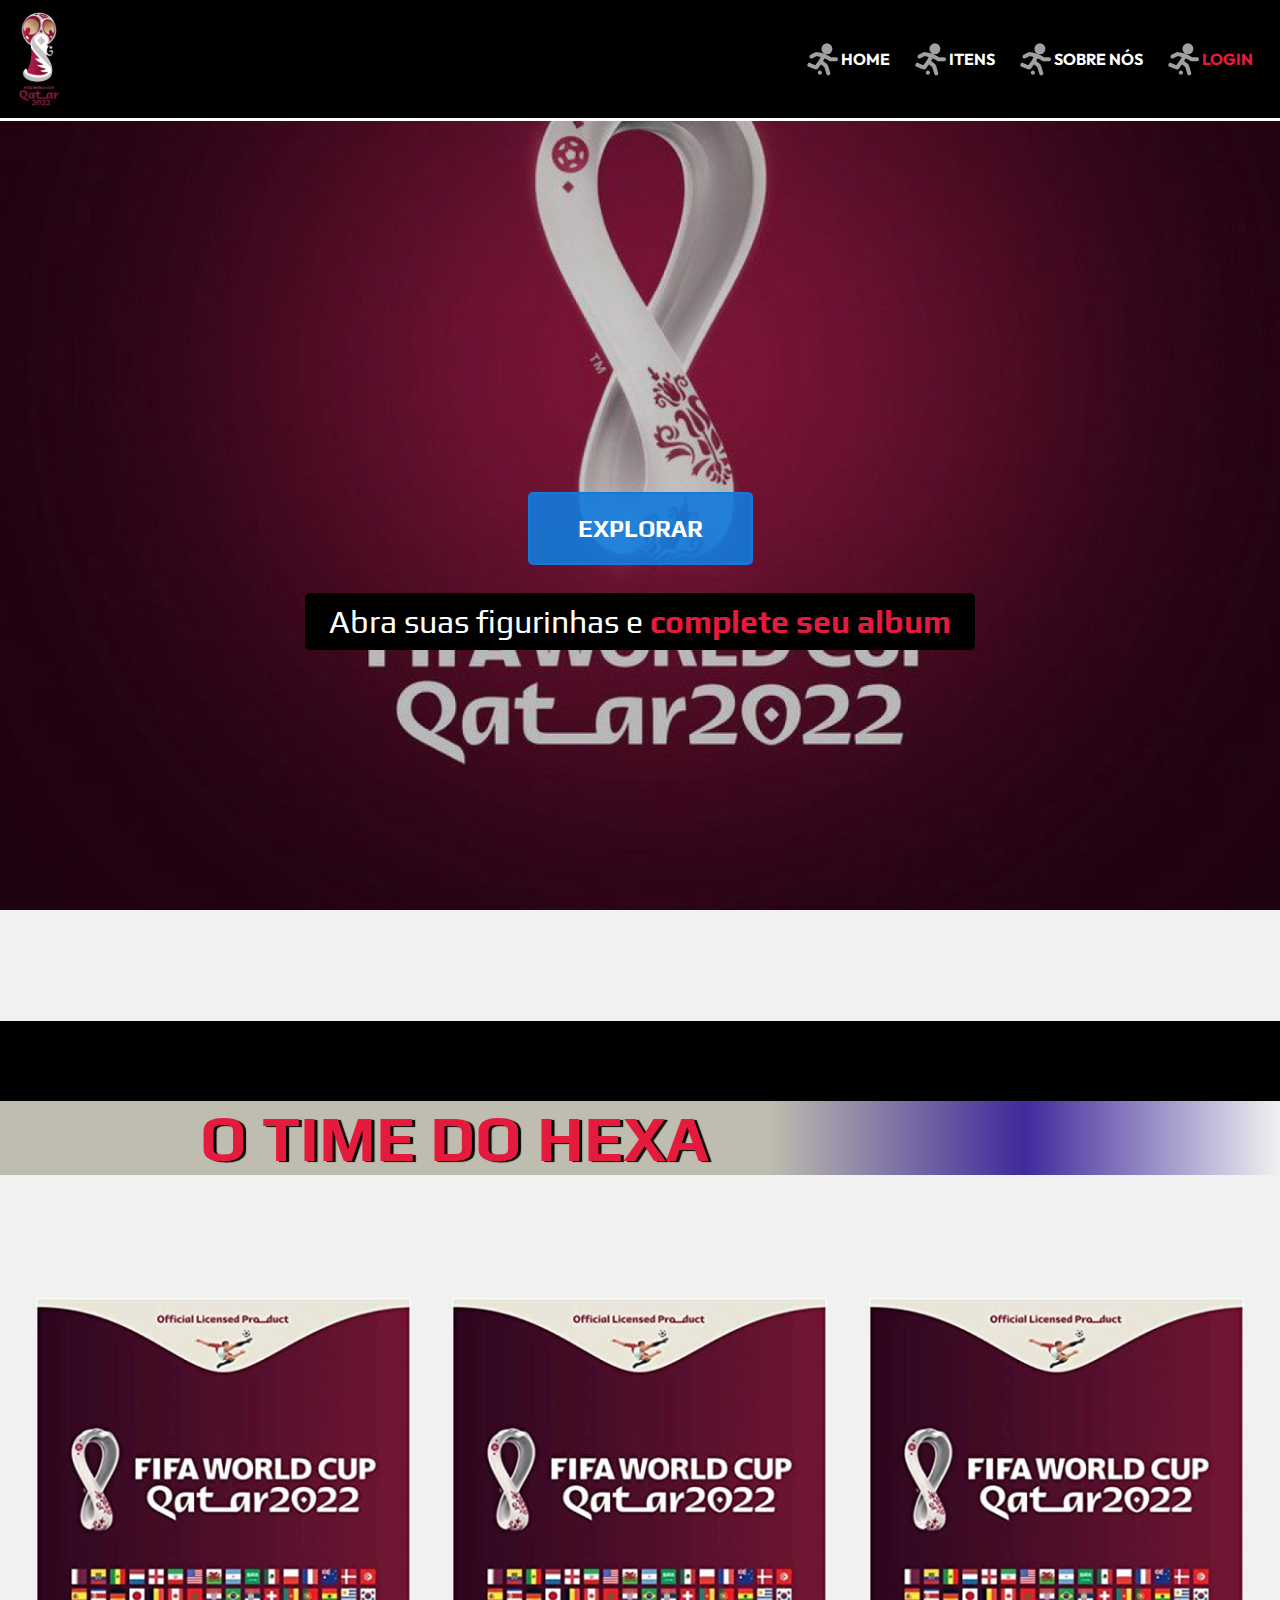
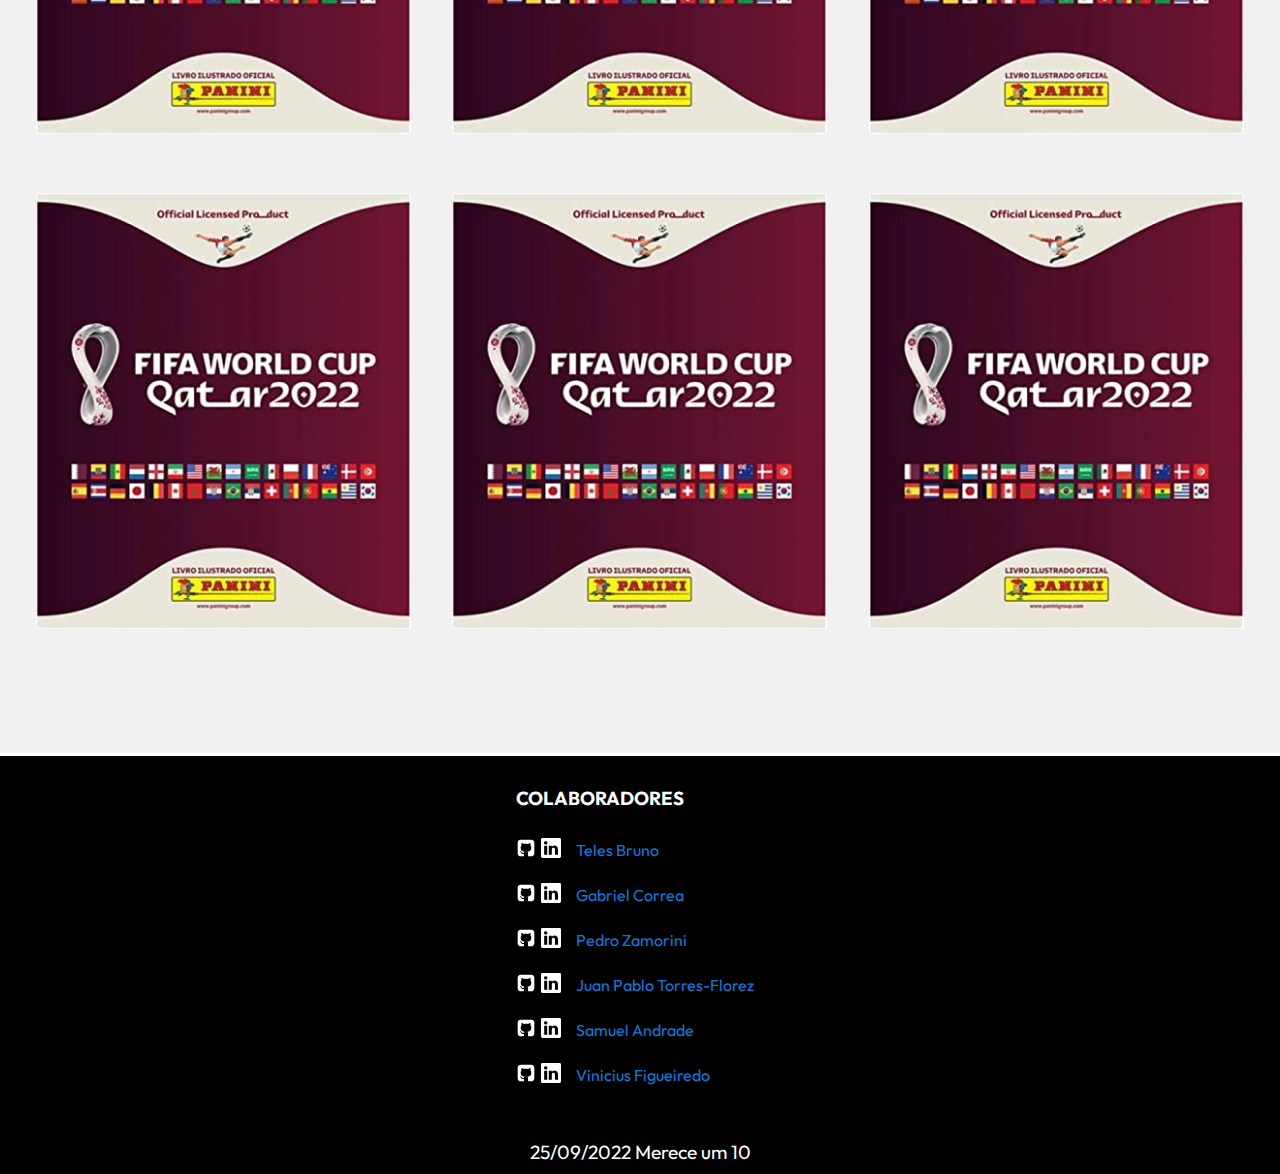
<file: index.html>
<!DOCTYPE html>
<html lang="pt-br">

<head>
  <meta charset="UTF-8">
  <meta http-equiv="X-UA-Compatible" content="IE=edge">
  <meta name="viewport" content="width=device-width, initial-scale=1.0">
  <meta name="description" content="O melhor site de figurinhas do mundo!">
  <meta name="robots" content="noindex, nofollow">
  <title>O Hexa vem!</title>
  <link rel="preconnect" href="https://fonts.googleapis.com">
  <link rel="preconnect" href="https://fonts.gstatic.com" crossorigin>
  <link
    href="https://fonts.googleapis.com/css2?family=Outfit:wght@100;200;300;400;500;600;700;800;900&family=Play:wght@400;700&display=swap"
    rel="stylesheet">
  <link rel="stylesheet" href="./css/style.css">
</head>

<body>
  <header class="header">
    <div class="container">
      <img src="./img/logo.svg" alt="Logo da copa 2022">
      <nav class="header-nav">
        <img src="./img/menu.svg" class="menu-mobile" alt="menu mobile">
        <ul class="header-nav-list">
          <li><a href="#" class="uppercase"><img src="./img/soccer-icon.svg" alt="icone de um jogador">Home</a></li>
          <li><a href="#itens" class="uppercase"><img src="./img/soccer-icon.svg" alt="icone de um jogador">Itens</a>
          </li>
          <li><a href="#" class="uppercase"><img src="./img/soccer-icon.svg" alt="icone de um jogador">Sobre nós</a>
          </li>
          <li><a href="./html/login.html" class="uppercase red"><img src="./img/soccer-icon.svg"
                alt="icone de um jogador">Login</a>
          </li>
        </ul>
      </nav>
    </div>
  </header>
  <section class="home banner" id="home">
    <a href="#" class="uppercase">Explorar</a>
    <div class="banner-content">
      <h1>Abra suas figurinhas e <strong class="red">complete seu album</strong></h1>
    </div>
  </section>
  <div class="divisor"></div>
  <main>
    <section class="itens" id="itens">
      <h2 class="uppercase red hexa">O TIME DO HEXA</h2>
      <div class="container cards">
        <div class="card">
          <div class="flip flip-1">
            <div class="flip-front">
              <img src="./img/back-card.jpg" alt="figurinha">
            </div>
            <div class="flip-back">
              <div class="flip-back-img">
                <img src="./img/vini.jpg" alt="vinicius junior">
                <div class="img-card-container">
                  <a href="./html/vinijr.html" class="btn btn-card uppercase">Estatísticas</a>
                </div>
                <h3 class="uppercase">Atacante</h3>
              </div>
            </div>
          </div>
        </div>
        <div class="card">
          <div class="flip flip-2">
            <div class="flip-front">
              <img src="./img/back-card.jpg" alt="figurinha">
            </div>
            <div class="flip-back">
              <div class="flip-back-img">
                <img src="./img/richarlison.jpg" alt="richarlison">
                <a href="./html/richarlison.html" class="btn btn-card uppercase">Estatísticas</a>
                <h3 class="uppercase">Atacante</h3>
              </div>
            </div>
          </div>
        </div>
        <div class="card">
          <div class="flip flip-3">
            <div class="flip-front">
              <img src="./img/back-card.jpg" alt="figurinha">
            </div>
            <div class="flip-back">
              <div class="flip-back-img">
                <img src="./img/neymar.jpg" alt="ney">
                <a href="./html/neymar.html" class="btn btn-card uppercase">Estatísticas</a>
                <h3 class="uppercase">Atacante</h3>
              </div>
            </div>
          </div>
        </div>
        <div class="card">
          <div class="flip flip-4">
            <div class="flip-front">
              <img src="./img/back-card.jpg" alt="figurinha">
            </div>
            <div class="flip-back">
              <div class="flip-back-img">
                <img src="./img/gabriel.jpg" alt="gabriel">
                <a href="html/G-Jesus.html" class="btn btn-card uppercase">Estatísticas</a>
                <h3 class="uppercase">Atacante</h3>
              </div>
            </div>
          </div>
        </div>
        <div class="card">
          <div class="flip flip-5">
            <div class="flip-front">
              <img src="./img/back-card.jpg" alt="figurinha">
            </div>
            <div class="flip-back">
              <div class="flip-back-img">
                <img src="./img/lucas.jpg" alt="Lucas Paqueta">
                <a href="html/paqueta.html" class="btn btn-card uppercase">Estatísticas</a>
                <h3 class="uppercase meia">Meia</h3>
              </div>
            </div>
          </div>
        </div>
        <div class="card">
          <div class="flip flip-6">
            <div class="flip-front">
              <img src="./img/back-card.jpg" alt="figurinha">
            </div>
            <div class="flip-back">
              <div class="flip-back-img">
                <img src="./img/casemiro.jpg" alt="Casemiro">
                <a href="html/casemiro.html" class="btn btn-card uppercase">Estatísticas</a>
                <h3 class="uppercase meia">Meia</h3>
              </div>
            </div>
          </div>
        </div>
      </div>
    </section>
  </main>
  <footer class="footer" id="footer">
    <div class="container footer-content">
      <div class="contribuitors">
        <h3 class="uppercase">Colaboradores</h3>
        <ul class="contribuitors-list">
          <li>
            <a href="https://github.com/Telessena" target="_blank"><img src="./img/github.svg" alt="icone do gitub"></a>
            <a href="https://www.linkedin.com/in/teles-bruno-9ab0511b6/" target="_blank"><img src="./img/linkedi.svg"
                alt="icone do linkedin"></a>
            <a href="#">Teles Bruno</a>
          </li>
          <li>
            <a href="https://github.com/Gabrielbrta" target="_blank"><img src="./img/github.svg"
                alt="icone do gitub"></a>
            <a href="https://www.linkedin.com/in/gabrielbrta/" target="_blank"><img src="./img/linkedi.svg"
                alt="icone do linkedin"></a>
            <a href="#">Gabriel Correa</a>
          </li>
          <li>
            <a href="https://github.com/pzamorini" target="_blank"><img src="./img/github.svg" alt="icone do gitub"></a>
            <a href="https://www.linkedin.com/in/pedro-zamorini/" target="_blank"><img src="./img/linkedi.svg"
                alt="icone do linkedin"></a>
            <a href="#" target="_blank">Pedro Zamorini</a>
          </li>
          <li>
            <a href="https://github.com/JPTF" target="_blank"><img src="./img/github.svg" alt="icone do gitub"></a>
            <a href="https://www.linkedin.com/in/juan-pablo-torres-florez-8a699b3b" target="_blank"><img
                src="./img/linkedi.svg" alt="icone do linkedin"></a>
            <a href="#">Juan Pablo Torres-Florez</a>
          </li>
          <li>
            <a href="https://github.com/Samuel-Andrade01" target="_blank"><img src="./img/github.svg" alt="icone do gitub"></a>
            <a href="https://www.linkedin.com/in/samuel-andrade-7a63101ba/" target="_blank"><img src="./img/linkedi.svg" alt="icone do linkedin"></a>
            <a href="#" target="_blank">Samuel Andrade</a>
          </li>
          <li>
            <a href="#" target="_blank"><img src="./img/github.svg" alt="icone do gitub"></a>
            <a href="#" target="_blank"><img src="./img/linkedi.svg" alt="icone do linkedin"></a>
            <a href="#" target="_blank">Vinicius Figueiredo</a>
          </li>
        </ul>
      </div>
    </div>
    <p>25/09/2022 Merece um 10</p>
  </footer>
</body>

</html>
</file>
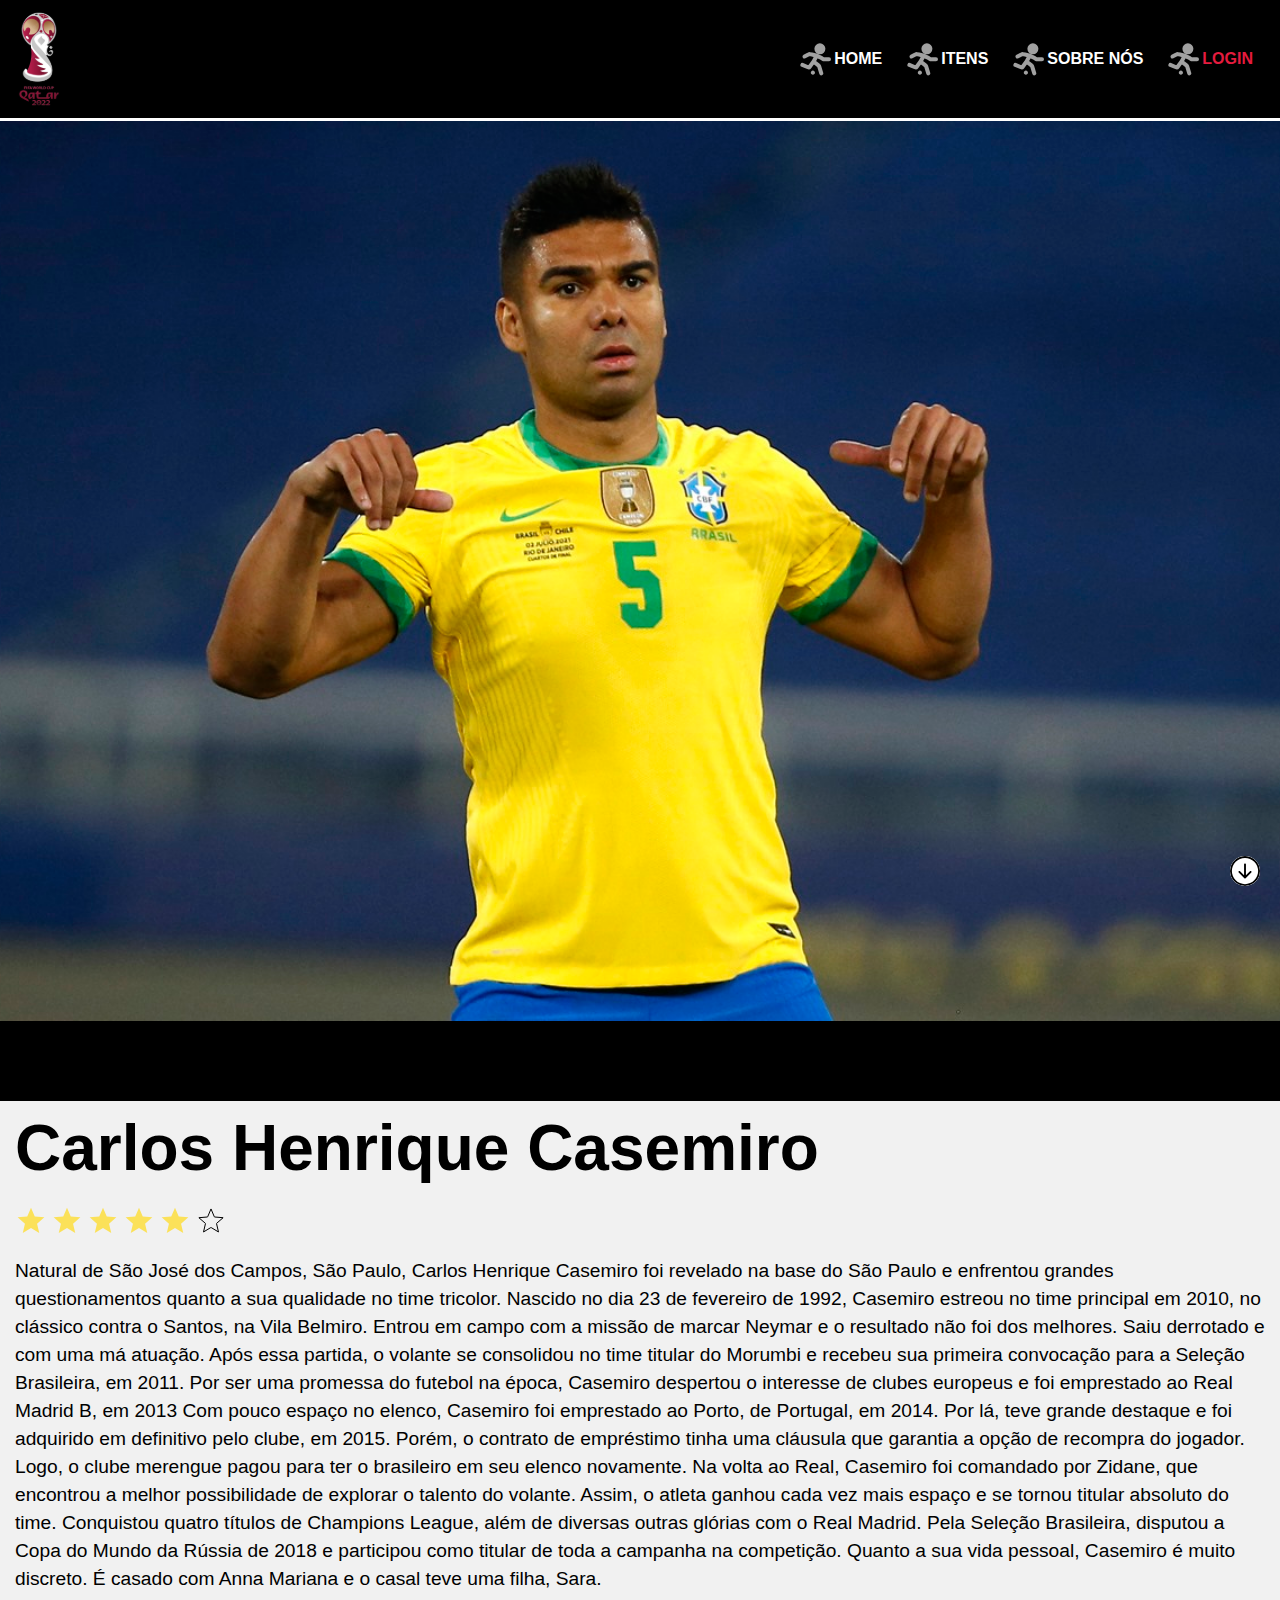
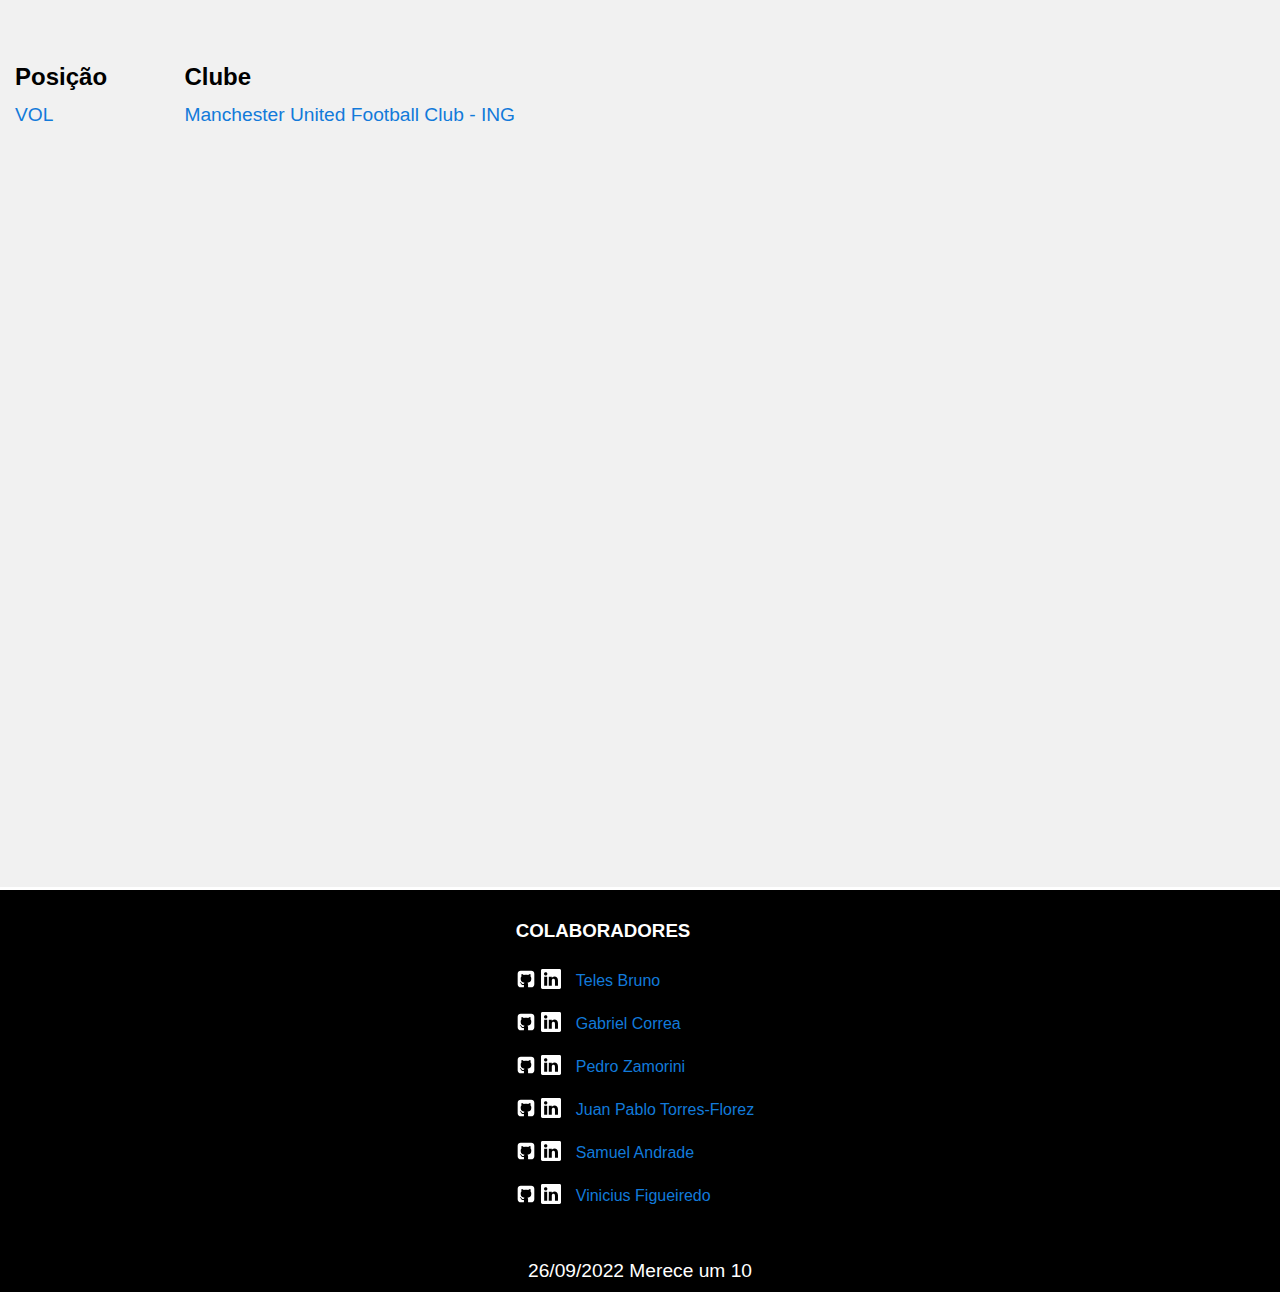
<file: html/casemiro.html>
<!DOCTYPE html>
<html lang="pt-br">

<head>
  <meta charset="UTF-8" />
  <meta http-equiv="X-UA-Compatible" content="IE=edge" />
  <meta name="viewport" content="width=device-width, initial-scale=1.0" />
  <title>Casemiro</title>
  <link rel="stylesheet" href="../css/style.css" />
</head>

<body>
  <header class="header">
    <div class="container">
      <img src="../img/logo.svg" alt="Logo da copa 2022" />
      <nav class="header-nav">
        <img src="../img/menu.svg" class="menu-mobile" alt="menu mobile" />
        <ul class="header-nav-list">
          <li>
            <a href="../index.html" class="uppercase"><img src="../img/soccer-icon.svg"
                alt="icone de um jogador" />Home</a>
          </li>
          <li>
            <a href="../index.html" class="uppercase"><img src="../img/soccer-icon.svg"
                alt="icone de um jogador" />Itens</a>
          </li>
          <li>
            <a href="../index.html" class="uppercase"><img src="../img/soccer-icon.svg"
                alt="icone de um jogador" />Sobre nós</a>
          </li>
          <li>
            <a href="../html/login.html" class="uppercase red"><img src="../img/soccer-icon.svg"
                alt="icone de um jogador" />Login</a>
          </li>
        </ul>
      </nav>
    </div>
  </header>
  <div class="navegacao">
    <a href="#frame"><img src="../img/arrow.svg" alt="seta" /></a>
  </div>
  <section class="banner casemiro"></section>
  <div class="divisor"></div>
  <main>
    <div class="container jogadores">
      <h2 class="title">Carlos Henrique Casemiro</h2>
      <img class="stars" src="../img/stars.svg" alt="estrelas" />
      <p>
        Natural de São José dos Campos, São Paulo, Carlos Henrique Casemiro
        foi revelado na base do São Paulo e enfrentou grandes questionamentos
        quanto a sua qualidade no time tricolor. Nascido no dia 23 de
        fevereiro de 1992, Casemiro estreou no time principal em 2010, no
        clássico contra o Santos, na Vila Belmiro. Entrou em campo com a
        missão de marcar Neymar e o resultado não foi dos melhores. Saiu
        derrotado e com uma má atuação. Após essa partida, o volante se
        consolidou no time titular do Morumbi e recebeu sua primeira
        convocação para a Seleção Brasileira, em 2011. Por ser uma promessa do
        futebol na época, Casemiro despertou o interesse de clubes europeus e
        foi emprestado ao Real Madrid B, em 2013 Com pouco espaço no elenco,
        Casemiro foi emprestado ao Porto, de Portugal, em 2014. Por lá, teve
        grande destaque e foi adquirido em definitivo pelo clube, em 2015.
        Porém, o contrato de empréstimo tinha uma cláusula que garantia a
        opção de recompra do jogador. Logo, o clube merengue pagou para ter o
        brasileiro em seu elenco novamente. Na volta ao Real, Casemiro foi
        comandado por Zidane, que encontrou a melhor possibilidade de explorar
        o talento do volante. Assim, o atleta ganhou cada vez mais espaço e se
        tornou titular absoluto do time. Conquistou quatro títulos de
        Champions League, além de diversas outras glórias com o Real Madrid.
        Pela Seleção Brasileira, disputou a Copa do Mundo da Rússia de 2018 e
        participou como titular de toda a campanha na competição. Quanto a sua
        vida pessoal, Casemiro é muito discreto. É casado com Anna Mariana e o
        casal teve uma filha, Sara.
      </p>
      <article class="status">
        <div class="position">
          <h3>Posição</h3>
          <p><strong>VOL</strong></p>
        </div>
        <div class="club">
          <h3>Clube</h3>
          <p><strong>Manchester United Football Club - ING</strong></p>
        </div>
      </article>

      <div class="frame" id="frame">
        <iframe class="video" width="560" height="315" src="https://youtube.com/embed/NATZMAdu9oQ"
          title="YouTube video player" frameborder="0"
          allow="accelerometer; autoplay; clipboard-write; encrypted-media; gyroscope; picture-in-picture"
          allowfullscreen>
        </iframe>
      </div>
    </div>
  </main>
  <footer class="footer" id="footer">
    <div class="container footer-content">
      <div class="contribuitors">
        <h3 class="uppercase">Colaboradores</h3>
        <ul class="contribuitors-list">
          <li>
            <a href="https://github.com/Telessena" target="_blank"><img src="../img/github.svg"
                alt="icone do gitub" /></a>
            <a href="https://www.linkedin.com/in/teles-bruno-9ab0511b6/" target="_blank"><img src="../img/linkedi.svg"
                alt="icone do linkedin" /></a>
            <a href="#">Teles Bruno</a>
          </li>
          <li>
            <a href="https://github.com/Gabrielbrta" target="_blank"><img src="../img/github.svg"
                alt="icone do gitub" /></a>
            <a href="https://www.linkedin.com/in/gabrielbrta/" target="_blank"><img src="../img/linkedi.svg"
                alt="icone do linkedin" /></a>
            <a href="#">Gabriel Correa</a>
          </li>
          <li>
            <a href="https://github.com/pzamorini" target="_blank"><img src="../img/github.svg"
                alt="icone do gitub" /></a>
            <a href="https://www.linkedin.com/in/pedro-zamorini/" target="_blank"><img src="../img/linkedi.svg"
                alt="icone do linkedin" /></a>
            <a href="https://www.linkedin.com/in/pedro-zamorini/" target="_blank">Pedro Zamorini</a>
          </li>
          <li>
            <a href="https://github.com/JPTF" target="_blank"><img src="../img/github.svg" alt="icone do gitub"></a>
            <a href="https://www.linkedin.com/in/juan-pablo-torres-florez-8a699b3b" target="_blank"><img
                src="../img/linkedi.svg" alt="icone do linkedin"></a>
            <a href="#">Juan Pablo Torres-Florez</a>
          </li>
          <li>
            <a href="https://github.com/Samuel-Andrade01" target="_blank"><img src="../img/github.svg" alt="icone do gitub" /></a>
            <a href="https://www.linkedin.com/in/samuel-andrade-7a63101ba/" target="_blank"><img src="../img/linkedi.svg" alt="icone do linkedin" /></a>
            <a href="#" target="_blank">Samuel Andrade</a>
          </li>
          <li>
            <a href="https://github.com/vxncii" target="_blank"><img src="../img/github.svg" alt="icone do gitub" /></a>
            <a href="https://www.linkedin.com/in/vinicius-figueiredo-711b6a229/" target="_blank"><img
                src="../img/linkedi.svg" alt="icone do linkedin" /></a>
            <a href="https://www.instagram.com/figueiredoo.vini/" target="_blank">Vinicius Figueiredo</a>
          </li>
        </ul>
      </div>
    </div>
    <p>26/09/2022 Merece um 10</p>
  </footer>
</body>

</html>
</file>
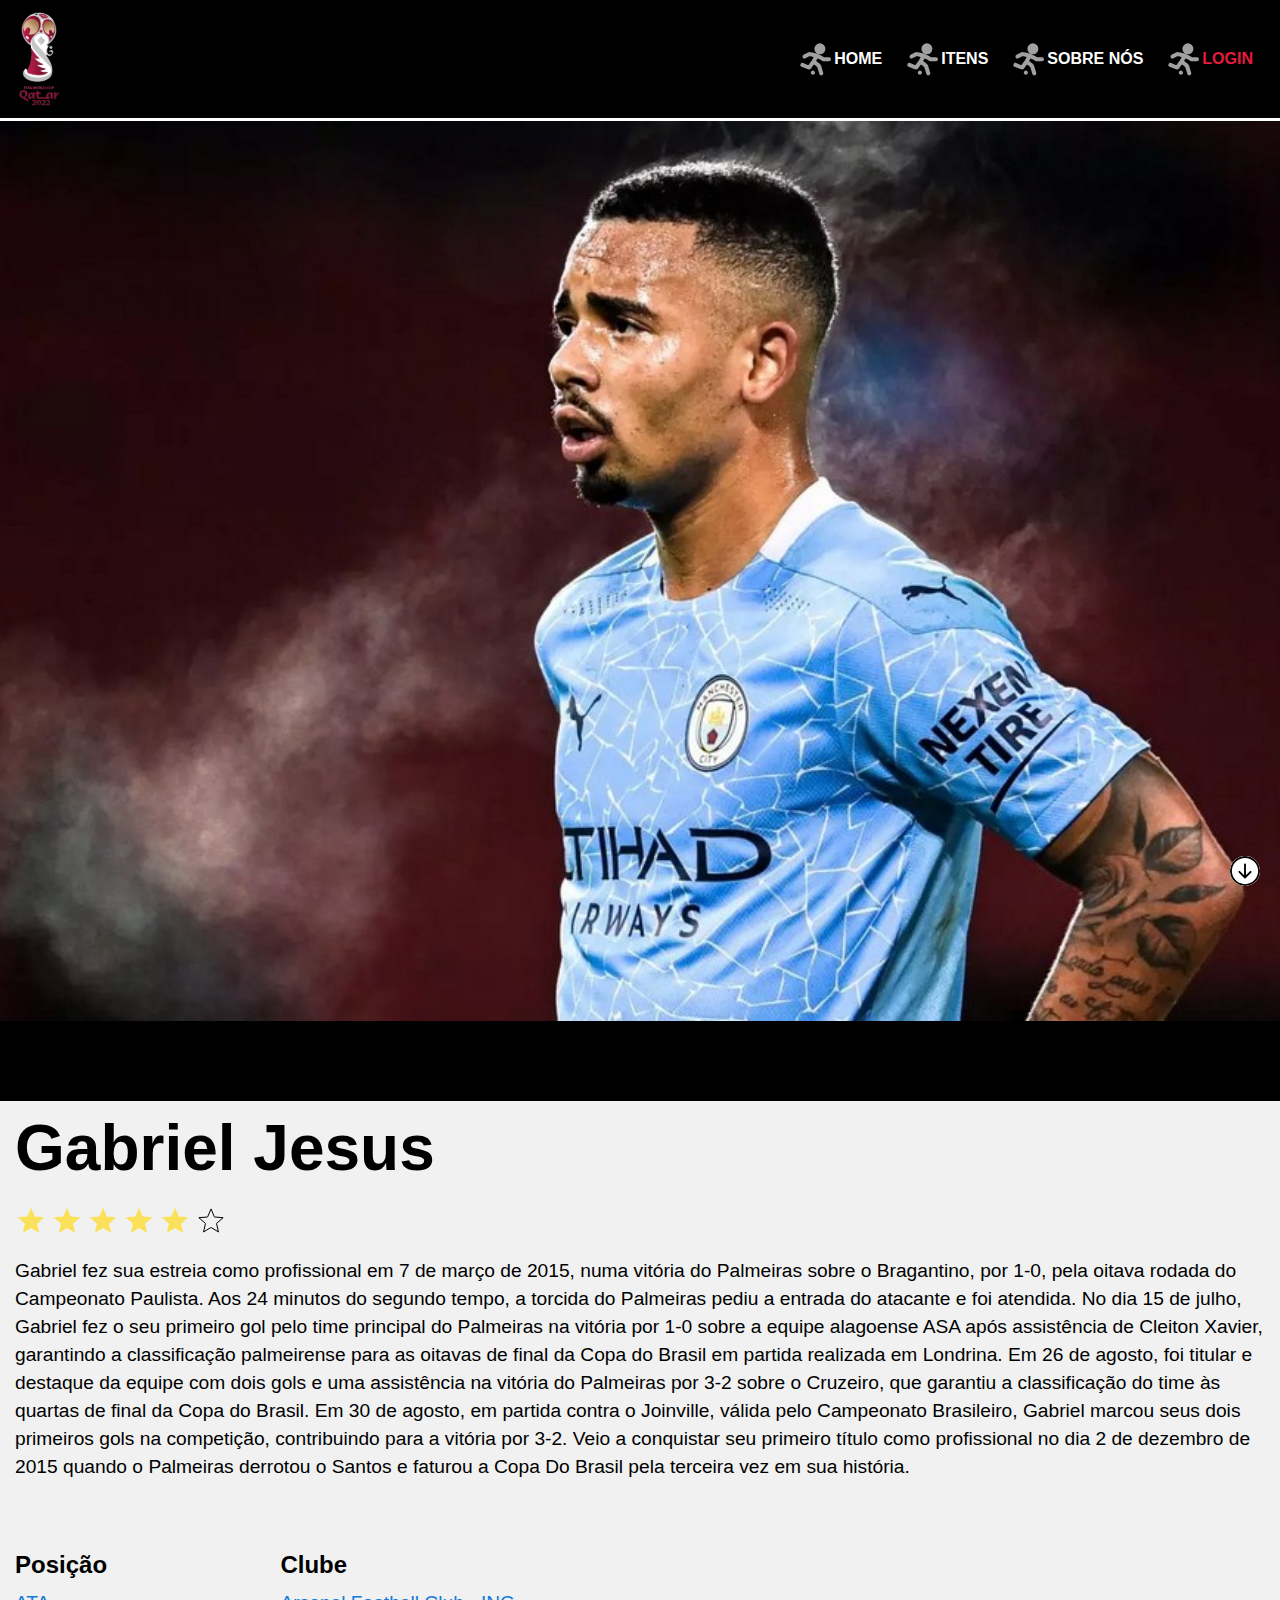
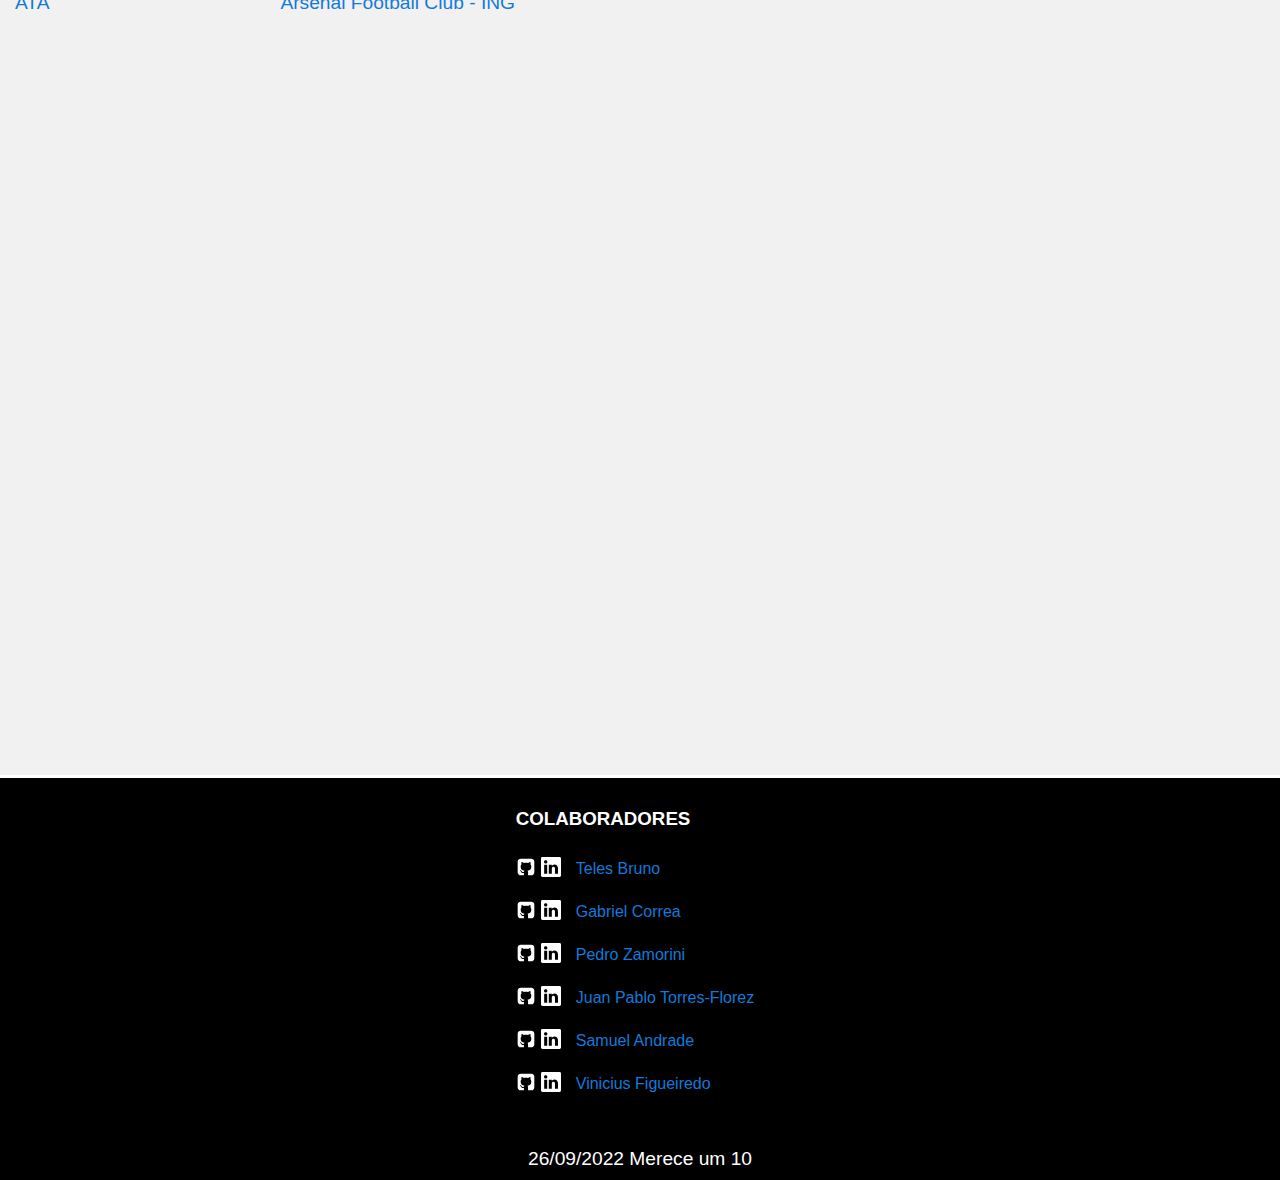
<file: html/G-Jesus.html>
<!DOCTYPE html>
<html lang="pt-br">

<head>
  <meta charset="UTF-8" />
  <meta http-equiv="X-UA-Compatible" content="IE=edge" />
  <meta name="viewport" content="width=device-width, initial-scale=1.0" />
  <title>Gabriel Jesus</title>
  <link rel="stylesheet" href="../css/style.css" />
</head>

<body>
  <header class="header">
    <div class="container">
      <img src="../img/logo.svg" alt="Logo da copa 2022" />
      <nav class="header-nav">
        <img src="../img/menu.svg" class="menu-mobile" alt="menu mobile" />
        <ul class="header-nav-list">
          <li>
            <a href="../index.html" class="uppercase"><img src="../img/soccer-icon.svg"
                alt="icone de um jogador" />Home</a>
          </li>
          <li>
            <a href="../index.html" class="uppercase"><img src="../img/soccer-icon.svg"
                alt="icone de um jogador" />Itens</a>
          </li>
          <li>
            <a href="../index.html" class="uppercase"><img src="../img/soccer-icon.svg"
                alt="icone de um jogador" />Sobre nós</a>
          </li>
          <li>
            <a href="../html/login.html" class="uppercase red"><img src="../img/soccer-icon.svg"
                alt="icone de um jogador" />Login</a>
          </li>
        </ul>
      </nav>
    </div>
  </header>
  <div class="navegacao">
    <a href="#frame"><img src="../img/arrow.svg" alt="seta" /></a>
  </div>
  <section class="banner gabriel"></section>
  <div class="divisor"></div>
  <main>
    <div class="container jogadores">
      <h2 class="title">Gabriel Jesus</h2>
      <img class="stars" src="../img/stars.svg" alt="estrelas" />
      <p>
        Gabriel fez sua estreia como profissional em 7 de março de 2015, numa
        vitória do Palmeiras sobre o Bragantino, por 1-0, pela oitava rodada
        do Campeonato Paulista. Aos 24 minutos do segundo tempo, a torcida do
        Palmeiras pediu a entrada do atacante e foi atendida. No dia 15 de
        julho, Gabriel fez o seu primeiro gol pelo time principal do Palmeiras
        na vitória por 1-0 sobre a equipe alagoense ASA após assistência de
        Cleiton Xavier, garantindo a classificação palmeirense para as oitavas
        de final da Copa do Brasil em partida realizada em Londrina.
        Em 26 de agosto, foi titular e destaque da equipe com dois gols e uma
        assistência na vitória do Palmeiras por 3-2 sobre o Cruzeiro, que
        garantiu a classificação do time às quartas de final da Copa do
        Brasil. Em 30 de agosto, em partida contra o Joinville, válida
        pelo Campeonato Brasileiro, Gabriel marcou seus dois primeiros gols na
        competição, contribuindo para a vitória por 3-2. Veio a conquistar
        seu primeiro título como profissional no dia 2 de dezembro de 2015
        quando o Palmeiras derrotou o Santos e faturou a Copa Do Brasil pela
        terceira vez em sua história.
      </p>
      <article class="status">
        <div class="position">
          <h3>Posição</h3>
          <p><strong>ATA</strong></p>
        </div>
        <div class="club">
          <h3>Clube</h3>
          <p><strong>Arsenal Football Club - ING</strong></p>
        </div>
      </article>

      <div class="frame" id="frame">
        <iframe class="video" width="560" height="315" src="https://www.youtube.com/embed/fGca2dD7LkY"
          title="YouTube video player" frameborder="0"
          allow="accelerometer; autoplay; clipboard-write; encrypted-media; gyroscope; picture-in-picture"
          allowfullscreen>
        </iframe>
      </div>
    </div>
  </main>
  <footer class="footer" id="footer">
    <div class="container footer-content">
      <div class="contribuitors">
        <h3 class="uppercase">Colaboradores</h3>
        <ul class="contribuitors-list">
          <li>
            <a href="https://github.com/Telessena" target="_blank"><img src="../img/github.svg"
                alt="icone do gitub" /></a>
            <a href="https://www.linkedin.com/in/teles-bruno-9ab0511b6/" target="_blank"><img src="../img/linkedi.svg"
                alt="icone do linkedin" /></a>
            <a href="#">Teles Bruno</a>
          </li>
          <li>
            <a href="https://github.com/Gabrielbrta" target="_blank"><img src="../img/github.svg"
                alt="icone do gitub" /></a>
            <a href="https://www.linkedin.com/in/gabrielbrta/" target="_blank"><img src="../img/linkedi.svg"
                alt="icone do linkedin" /></a>
            <a href="#">Gabriel Correa</a>
          </li>
          <li>
            <a href="https://github.com/pzamorini" target="_blank"><img src="../img/github.svg"
                alt="icone do gitub" /></a>
            <a href="https://www.linkedin.com/in/pedro-zamorini/" target="_blank"><img src="../img/linkedi.svg"
                alt="icone do linkedin" /></a>
            <a href="https://www.linkedin.com/in/pedro-zamorini/" target="_blank">Pedro Zamorini</a>
          </li>
          <li>
            <a href="https://github.com/JPTF" target="_blank"><img src="../img/github.svg" alt="icone do gitub"></a>
            <a href="https://www.linkedin.com/in/juan-pablo-torres-florez-8a699b3b" target="_blank"><img
                src="../img/linkedi.svg" alt="icone do linkedin"></a>
            <a href="#">Juan Pablo Torres-Florez</a>
          </li>
          <li>
            <a href="https://github.com/Samuel-Andrade01" target="_blank"><img src="../img/github.svg"
                alt="icone do gitub" /></a>
            <a href="https://www.linkedin.com/in/samuel-andrade-7a63101ba/" target="_blank"><img
                src="../img/linkedi.svg" alt="icone do linkedin" /></a>
            <a href="#" target="_blank">Samuel Andrade</a>
          </li>
          <li>
            <a href="https://github.com/vxncii" target="_blank"><img src="../img/github.svg" alt="icone do gitub" /></a>
            <a href="https://www.linkedin.com/in/vinicius-figueiredo-711b6a229/" target="_blank"><img
                src="../img/linkedi.svg" alt="icone do linkedin" /></a>
            <a href="https://www.instagram.com/figueiredoo.vini/" target="_blank">Vinicius Figueiredo</a>
          </li>
        </ul>
      </div>
    </div>
    <p>26/09/2022 Merece um 10</p>
  </footer>
</body>

</html>
</file>
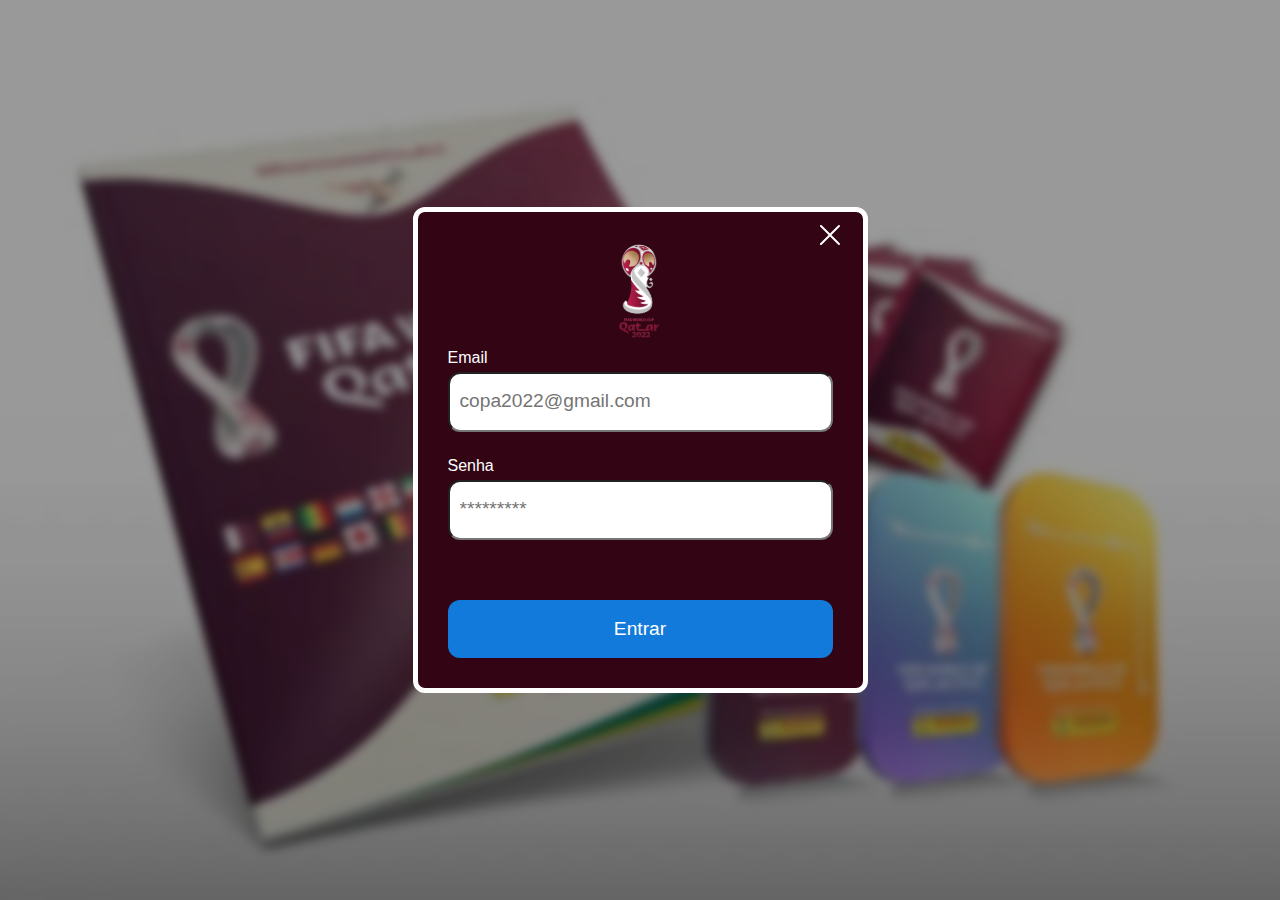
<file: html/login.html>
<!DOCTYPE html>
<html lang="pt-br">
<head>
  <meta charset="UTF-8">
  <meta http-equiv="X-UA-Compatible" content="IE=edge">
  <meta name="viewport" content="width=device-width, initial-scale=1.0">
  <title>Informe Seu Login</title>
  <link rel="stylesheet" href="../css/style.css">
</head>
<body>
  <main class="container-login">
    <div class="content">
      <a href="../index.html" class="close"><img src="../img/fechar.svg" alt="fechar"></a>
      <div class="img-logo">
        <img src="../img/logo.svg" alt="logo da copa 2022">
      </div>
      <form action="" method="POST">
        <label for="email">Email</label>
        <input type="email" name="email" id="email" placeholder="copa2022@gmail.com">
        <label for="senha">Senha</label>
        <input type="password" name="senha" id="senha" placeholder="*********">
        <button type="submit">Entrar</button>
      </form>
    </div>
  </main>
</body>
</html>
</file>
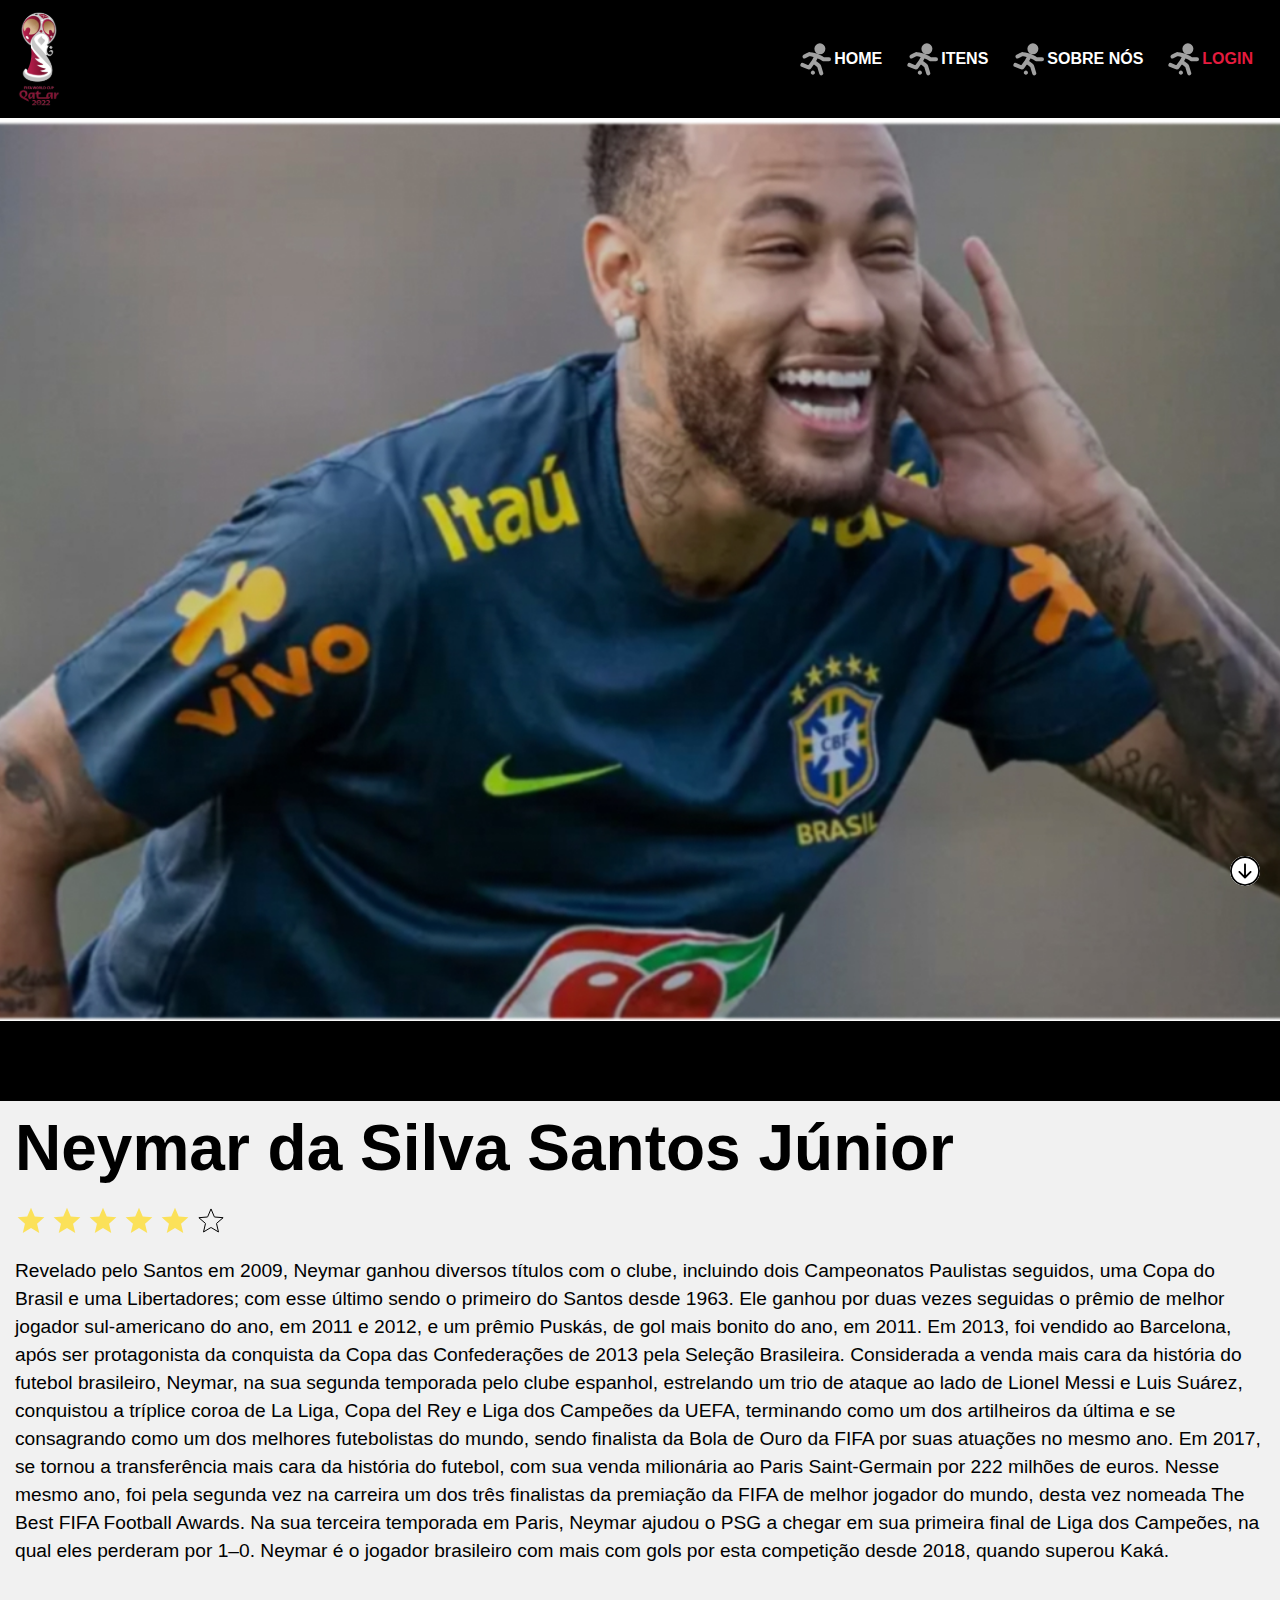
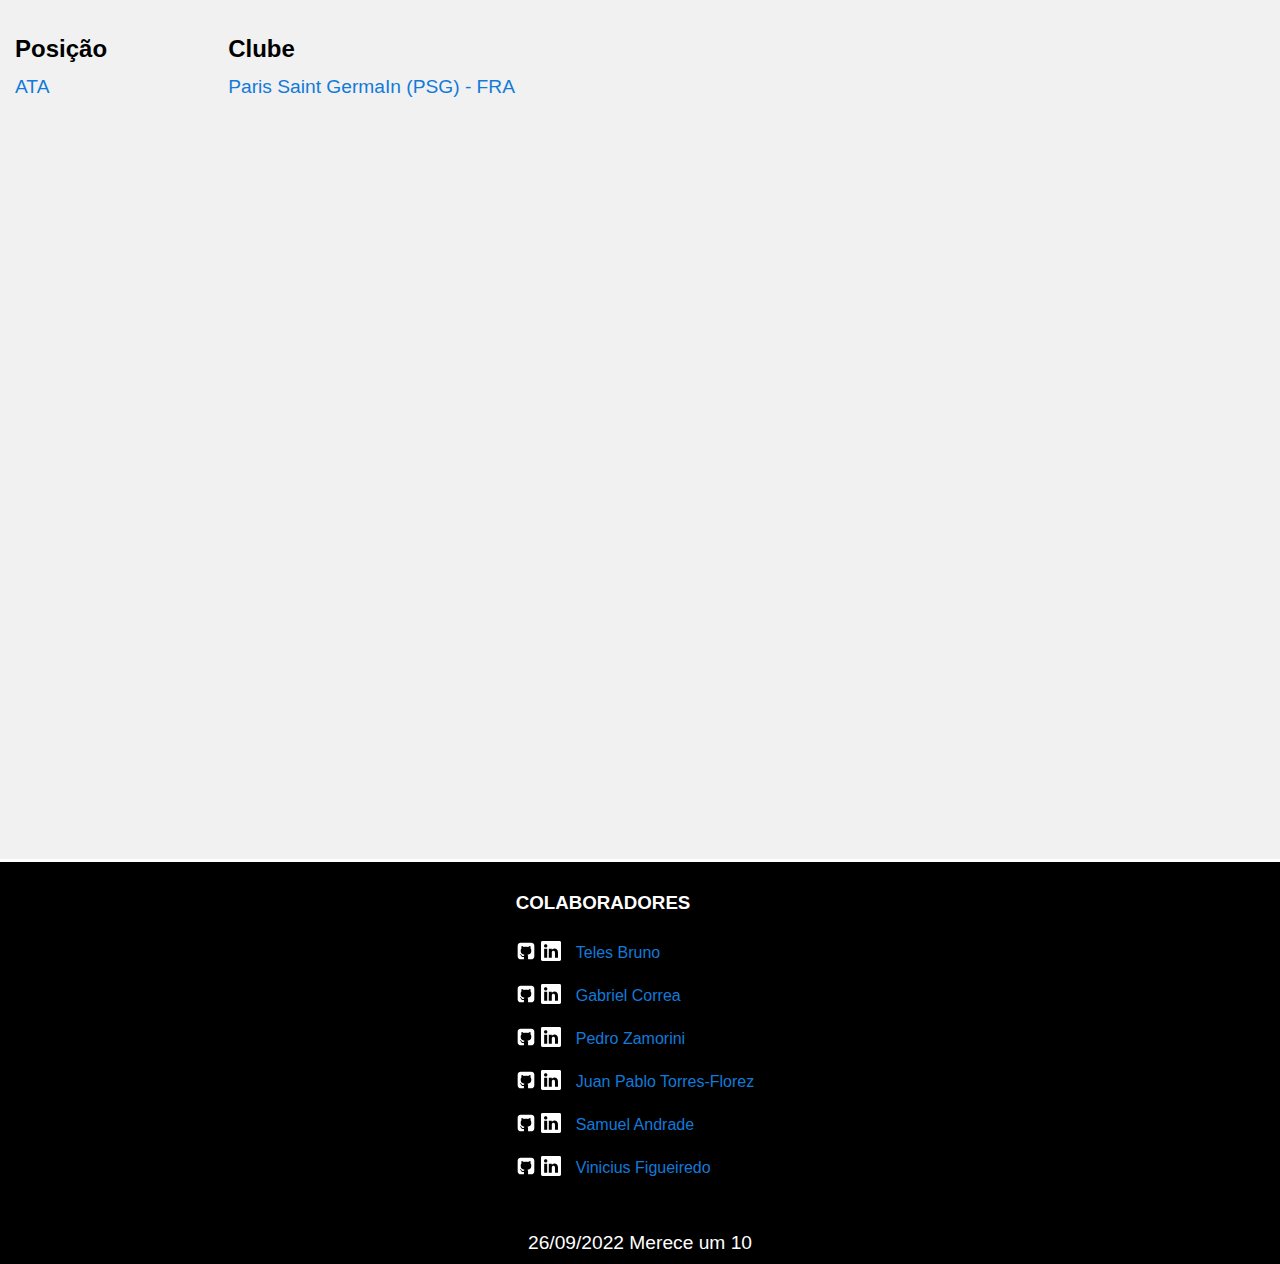
<file: html/neymar.html>
<!DOCTYPE html>
<html lang="pt-br">

<head>
  <meta charset="UTF-8" />
  <meta http-equiv="X-UA-Compatible" content="IE=edge" />
  <meta name="viewport" content="width=device-width, initial-scale=1.0" />
  <title>Neymar Jr</title>
  <link rel="stylesheet" href="../css/style.css" />
</head>

<body>
  <header class="header">
    <div class="container">
      <img src="../img/logo.svg" alt="Logo da copa 2022" />
      <nav class="header-nav">
        <img src="../img/menu.svg" class="menu-mobile" alt="menu mobile" />
        <ul class="header-nav-list">
          <li>
            <a href="../index.html" class="uppercase"><img src="../img/soccer-icon.svg"
                alt="icone de um jogador" />Home</a>
          </li>
          <li>
            <a href="../index.html" class="uppercase"><img src="../img/soccer-icon.svg"
                alt="icone de um jogador" />Itens</a>
          </li>
          <li>
            <a href="../index.html" class="uppercase"><img src="../img/soccer-icon.svg"
                alt="icone de um jogador" />Sobre nós</a>
          </li>
          <li>
            <a href="../html/login.html" class="uppercase red"><img src="../img/soccer-icon.svg"
                alt="icone de um jogador" />Login</a>
          </li>
        </ul>
      </nav>
    </div>
  </header>
  <div class="navegacao">
    <a href="#frame"><img src="../img/arrow.svg" alt="seta" /></a>
  </div>
  <section class="banner neymar"></section>
  <div class="divisor"></div>
  <main>
    <div class="container jogadores">
      <h2 class="title">Neymar da Silva Santos Júnior</h2>
      <img class="stars" src="../img/stars.svg" alt="estrelas" />
      <p>
        Revelado pelo Santos em 2009, Neymar ganhou diversos títulos com o
        clube, incluindo dois Campeonatos Paulistas seguidos, uma Copa do
        Brasil e uma Libertadores; com esse último sendo o primeiro do Santos
        desde 1963. Ele ganhou por duas vezes seguidas o prêmio de melhor
        jogador sul-americano do ano, em 2011 e 2012, e um prêmio Puskás, de
        gol mais bonito do ano, em 2011. Em 2013, foi vendido ao Barcelona,
        após ser protagonista da conquista da Copa das Confederações de 2013
        pela Seleção Brasileira. Considerada a venda mais cara da história do
        futebol brasileiro, Neymar, na sua segunda temporada pelo clube
        espanhol, estrelando um trio de ataque ao lado de Lionel Messi e Luis
        Suárez, conquistou a tríplice coroa de La Liga, Copa del Rey e Liga
        dos Campeões da UEFA, terminando como um dos artilheiros da última e
        se consagrando como um dos melhores futebolistas do mundo, sendo
        finalista da Bola de Ouro da FIFA por suas atuações no mesmo ano. Em
        2017, se tornou a transferência mais cara da história do futebol, com
        sua venda milionária ao Paris Saint-Germain por 222 milhões de euros.
        Nesse mesmo ano, foi pela segunda vez na carreira um dos três
        finalistas da premiação da FIFA de melhor jogador do mundo, desta vez
        nomeada The Best FIFA Football Awards. Na sua terceira temporada em
        Paris, Neymar ajudou o PSG a chegar em sua primeira final de Liga dos
        Campeões, na qual eles perderam por 1–0. Neymar é o jogador brasileiro
        com mais com gols por esta competição desde 2018, quando superou Kaká.
      </p>
      <article class="status">
        <div class="position">
          <h3>Posição</h3>
          <p><strong>ATA</strong></p>
        </div>
        <div class="club">
          <h3>Clube</h3>
          <p><strong>Paris Saint GermaIn (PSG) - FRA</strong></p>
        </div>
      </article>

      <div class="frame" id="frame">
        <iframe class="video" width="560" height="315" src="https://www.youtube.com/embed/b34zZMvK2c0"
          title="YouTube video player" frameborder="0"
          allow="accelerometer; autoplay; clipboard-write; encrypted-media; gyroscope; picture-in-picture"
          allowfullscreen>
        </iframe>
      </div>
    </div>
  </main>
  <footer class="footer" id="footer">
    <div class="container footer-content">
      <div class="contribuitors">
        <h3 class="uppercase">Colaboradores</h3>
        <ul class="contribuitors-list">
          <li>
            <a href="https://github.com/Telessena" target="_blank"><img src="../img/github.svg"
                alt="icone do gitub" /></a>
            <a href="https://www.linkedin.com/in/teles-bruno-9ab0511b6/" target="_blank"><img src="../img/linkedi.svg"
                alt="icone do linkedin" /></a>
            <a href="#">Teles Bruno</a>
          </li>
          <li>
            <a href="https://github.com/Gabrielbrta" target="_blank"><img src="../img/github.svg"
                alt="icone do gitub" /></a>
            <a href="https://www.linkedin.com/in/gabrielbrta/" target="_blank"><img src="../img/linkedi.svg"
                alt="icone do linkedin" /></a>
            <a href="#">Gabriel Correa</a>
          </li>
          <li>
            <a href="https://github.com/pzamorini" target="_blank"><img src="../img/github.svg"
                alt="icone do gitub" /></a>
            <a href="https://www.linkedin.com/in/pedro-zamorini/" target="_blank"><img src="../img/linkedi.svg"
                alt="icone do linkedin" /></a>
            <a href="https://www.linkedin.com/in/pedro-zamorini/" target="_blank">Pedro Zamorini</a>
          </li>
          <li>
            <a href="https://github.com/JPTF" target="_blank"><img src="../img/github.svg" alt="icone do gitub"></a>
            <a href="https://www.linkedin.com/in/juan-pablo-torres-florez-8a699b3b" target="_blank"><img
                src="../img/linkedi.svg" alt="icone do linkedin"></a>
            <a href="#">Juan Pablo Torres-Florez</a>
          </li>
          <li>
            <a href="https://github.com/Samuel-Andrade01" target="_blank"><img src="../img/github.svg" alt="icone do gitub" /></a>
            <a href="https://www.linkedin.com/in/samuel-andrade-7a63101ba/" target="_blank"><img src="../img/linkedi.svg" alt="icone do linkedin" /></a>
            <a href="#" target="_blank">Samuel Andrade</a>
          </li>
          <li>
            <a href="https://github.com/vxncii" target="_blank"><img src="../img/github.svg" alt="icone do gitub" /></a>
            <a href="https://www.linkedin.com/in/vinicius-figueiredo-711b6a229/" target="_blank"><img
                src="../img/linkedi.svg" alt="icone do linkedin" /></a>
            <a href="https://www.instagram.com/figueiredoo.vini/" target="_blank">Vinicius Figueiredo</a>
          </li>
        </ul>
      </div>
    </div>
    <p>26/09/2022 Merece um 10</p>
  </footer>
</body>

</html>
</file>
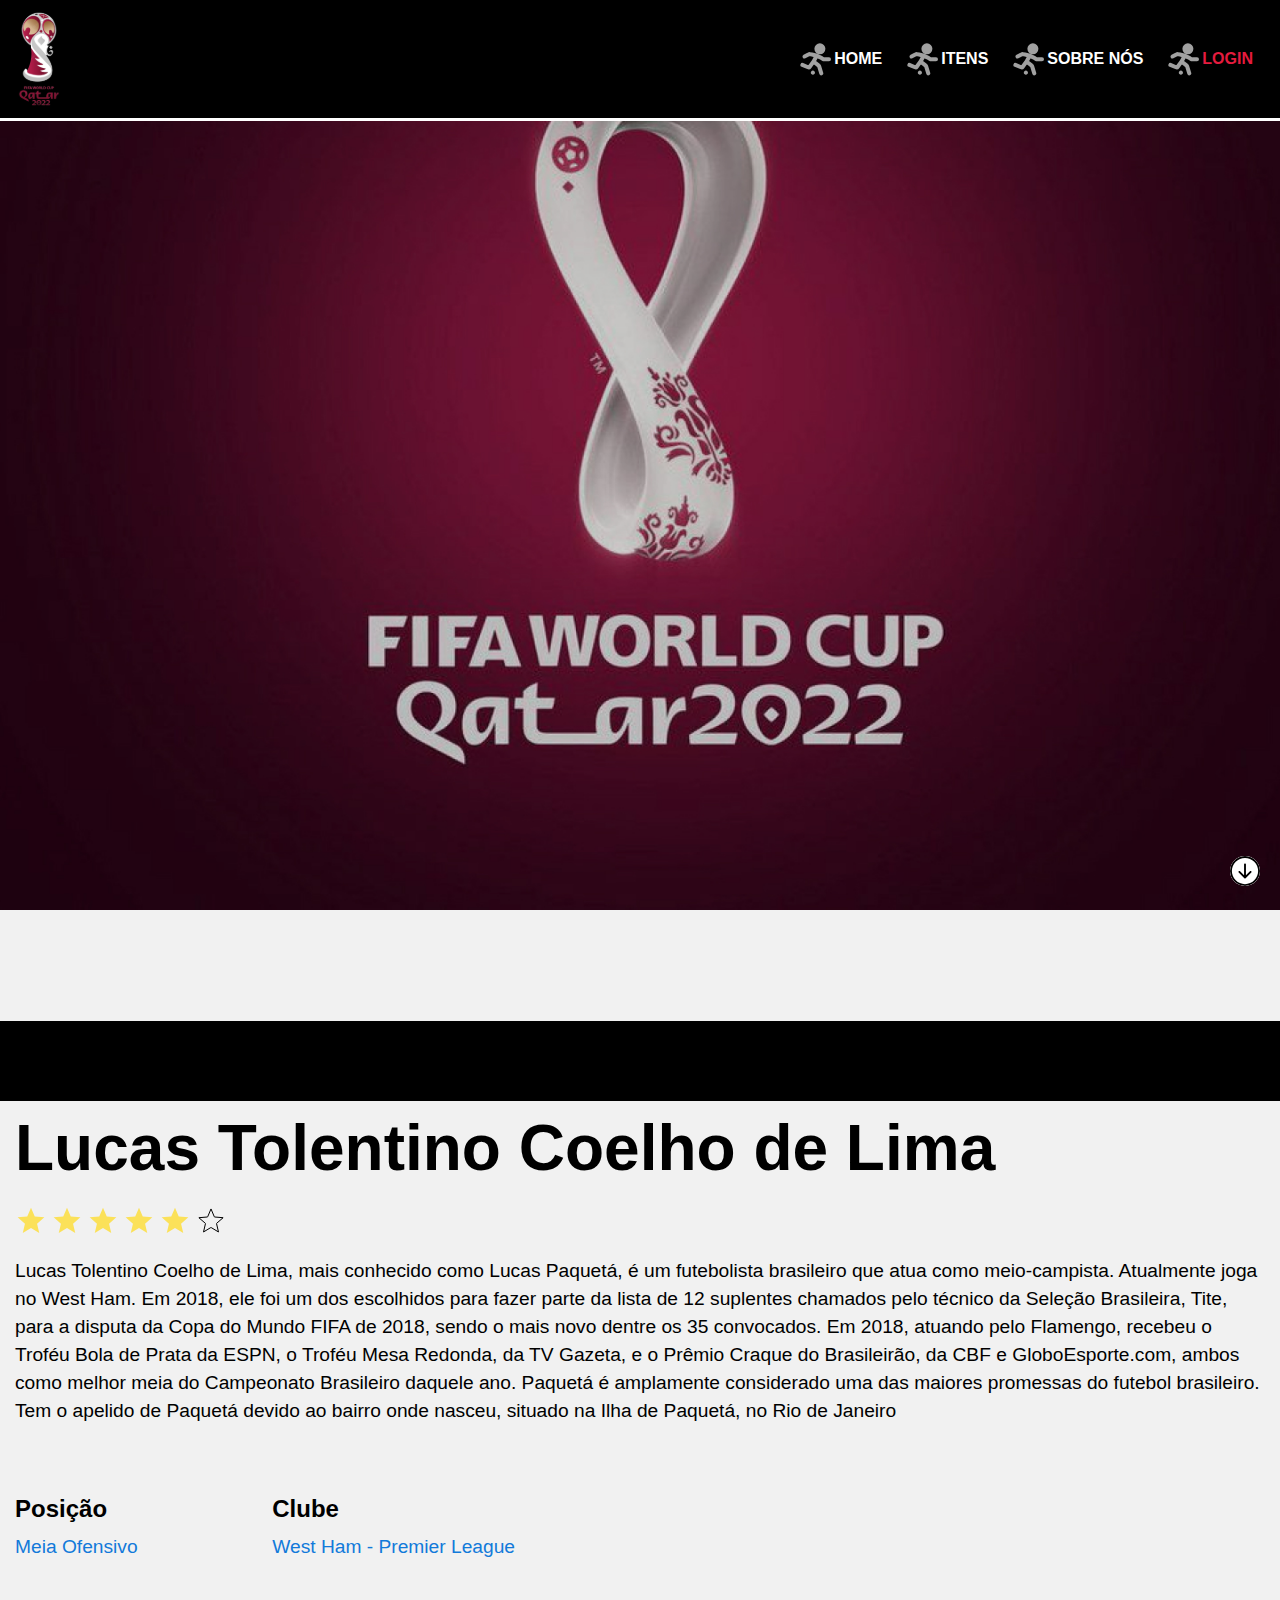
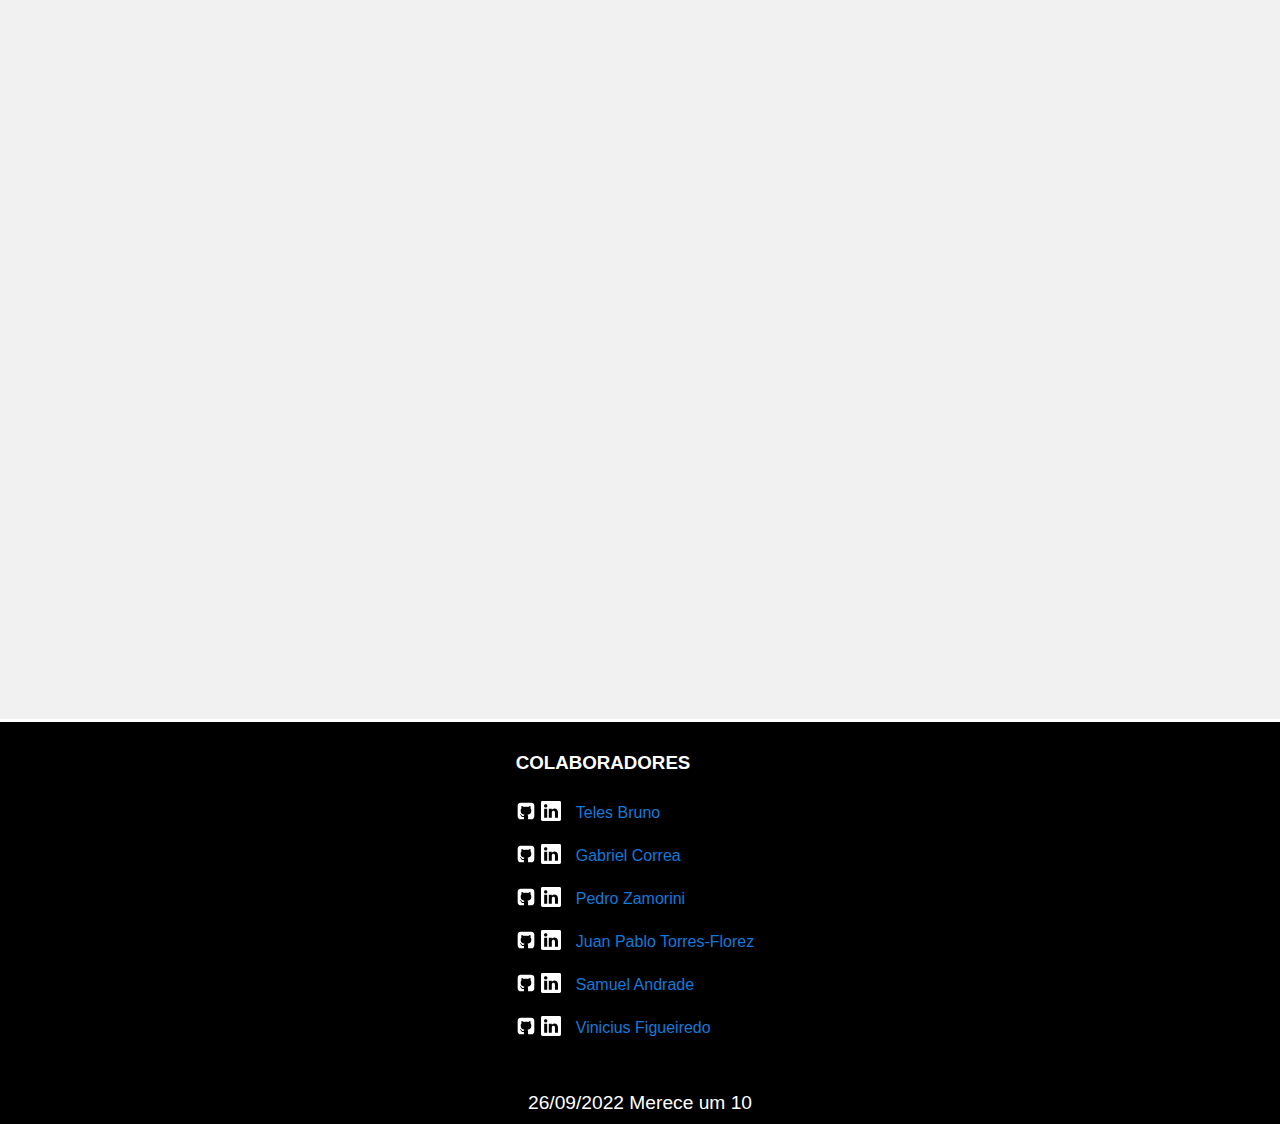
<file: html/paqueta.html>
<!DOCTYPE html>
<html lang="pt-br">

<head>
  <meta charset="UTF-8" />
  <meta http-equiv="X-UA-Compatible" content="IE=edge" />
  <meta name="viewport" content="width=device-width, initial-scale=1.0" />
  <title>O Hexa vem! | Lucas Paquetá</title>
  <link rel="stylesheet" href="../css/style.css" />
</head>

<body>
  <header class="header">
    <div class="container">
      <img src="../img/logo.svg" alt="Logo da copa 2022" />
      <nav class="header-nav">
        <img src="../img/menu.svg" class="menu-mobile" alt="menu mobile" />
        <ul class="header-nav-list">
          <li>
            <a href="../index.html" class="uppercase"><img src="../img/soccer-icon.svg"
                alt="icone de um jogador" />Home</a>
          </li>
          <li>
            <a href="../index.html" class="uppercase"><img src="../img/soccer-icon.svg"
                alt="icone de um jogador" />Itens</a>
          </li>
          <li>
            <a href="../index.html" class="uppercase"><img src="../img/soccer-icon.svg"
                alt="icone de um jogador" />Sobre nós</a>
          </li>
          <li>
            <a href="../html/login.html" class="uppercase red"><img src="../img/soccer-icon.svg"
                alt="icone de um jogador" />Login</a>
          </li>
        </ul>
      </nav>
    </div>
  </header>
  <div class="navegacao">
    <a href="#frame"><img src="../img/arrow.svg" alt="seta" /></a>
  </div>
  <section class="banner paqueta"></section>
  <div class="divisor"></div>
  <main>
    <div class="container jogadores">
      <h2 class="title">Lucas Tolentino Coelho de Lima</h2>
      <img class="stars" src="../img/stars.svg" alt="estrelas" />
      <p>
        Lucas Tolentino Coelho de Lima, mais conhecido como Lucas Paquetá, é um futebolista brasileiro que atua como
        meio-campista. Atualmente joga no West Ham. Em 2018, ele foi um dos escolhidos para fazer parte da lista de 12
        suplentes chamados pelo técnico da Seleção Brasileira, Tite, para a disputa da Copa do Mundo FIFA de 2018, sendo
        o mais novo dentre os 35 convocados. Em 2018, atuando pelo Flamengo, recebeu o Troféu Bola de Prata da ESPN, o
        Troféu Mesa Redonda, da TV Gazeta, e o Prêmio Craque do Brasileirão, da CBF e GloboEsporte.com, ambos como
        melhor meia do Campeonato Brasileiro daquele ano. Paquetá é amplamente considerado uma das maiores promessas do
        futebol brasileiro. Tem o apelido de Paquetá devido ao bairro onde nasceu, situado na Ilha de Paquetá, no Rio de
        Janeiro
      </p>
      <article class="status">
        <div class="position">
          <h3>Posição</h3>
          <p><strong>Meia Ofensivo</strong></p>
        </div>
        <div class="club">
          <h3>Clube</h3>
          <p><strong>West Ham - Premier League</strong></p>
        </div>
      </article>

      <div class="frame" id="frame">
        <iframe width="560" height="315" src="https://www.youtube.com/embed/0q8nywYAI94" title="YouTube video player"
          frameborder="0"
          allow="accelerometer; autoplay; clipboard-write; encrypted-media; gyroscope; picture-in-picture"
          allowfullscreen></iframe>
      </div>
    </div>
  </main>
  <footer class="footer" id="footer">
    <div class="container footer-content">
      <div class="contribuitors">
        <h3 class="uppercase">Colaboradores</h3>
        <ul class="contribuitors-list">
          <li>
            <a href="https://github.com/Telessena" target="_blank"><img src="../img/github.svg"
                alt="icone do gitub"></a>
            <a href="https://www.linkedin.com/in/teles-bruno-9ab0511b6/" target="_blank"><img src="../img/linkedi.svg"
                alt="icone do linkedin"></a>
            <a href="#">Teles Bruno</a>
          </li>
          <li>
            <a href="https://github.com/Gabrielbrta" target="_blank"><img src="../img/github.svg"
                alt="icone do gitub"></a>
            <a href="https://www.linkedin.com/in/gabrielbrta/" target="_blank"><img src="../img/linkedi.svg"
                alt="icone do linkedin"></a>
            <a href="#">Gabriel Correa</a>
          </li>
          <li>
            <a href="#" target="_blank"><img src="../img/github.svg" alt="icone do gitub"></a>
            <a href="#" target="_blank"><img src="../img/linkedi.svg" alt="icone do linkedin"></a>
            <a href="#" target="_blank">Pedro Zamorini</a>
          </li>
          <li>
            <a href="https://github.com/JPTF" target="_blank"><img src="../img/github.svg" alt="icone do gitub"></a>
            <a href="https://www.linkedin.com/in/juan-pablo-torres-florez-8a699b3b" target="_blank"><img
                src="../img/linkedi.svg" alt="icone do linkedin"></a>
            <a href="#">Juan Pablo Torres-Florez</a>
          </li>
          <li>
            <a href="https://github.com/Samuel-Andrade01" target="_blank"><img src="../img/github.svg" alt="icone do gitub"></a>
            <a href="https://www.linkedin.com/in/samuel-andrade-7a63101ba/" target="_blank"><img src="../img/linkedi.svg" alt="icone do linkedin"></a>
            <a href="#" target="_blank">Samuel Andrade</a>
          </li>
          <li>
            <a href="https://github.com/vxncii" target="_blank"><img src="../img/github.svg" alt="icone do gitub"></a>
            <a href="https://www.linkedin.com/in/vinicius-figueiredo-711b6a229/" target="_blank"><img
                src="../img/linkedi.svg" alt="icone do linkedin"></a>
            <a href="https://www.instagram.com/figueiredoo.vini/" target="_blank">Vinicius Figueiredo</a>
          </li>
        </ul>
      </div>
    </div>
    <p>26/09/2022 Merece um 10</p>
  </footer>
</body>

</html>
</file>
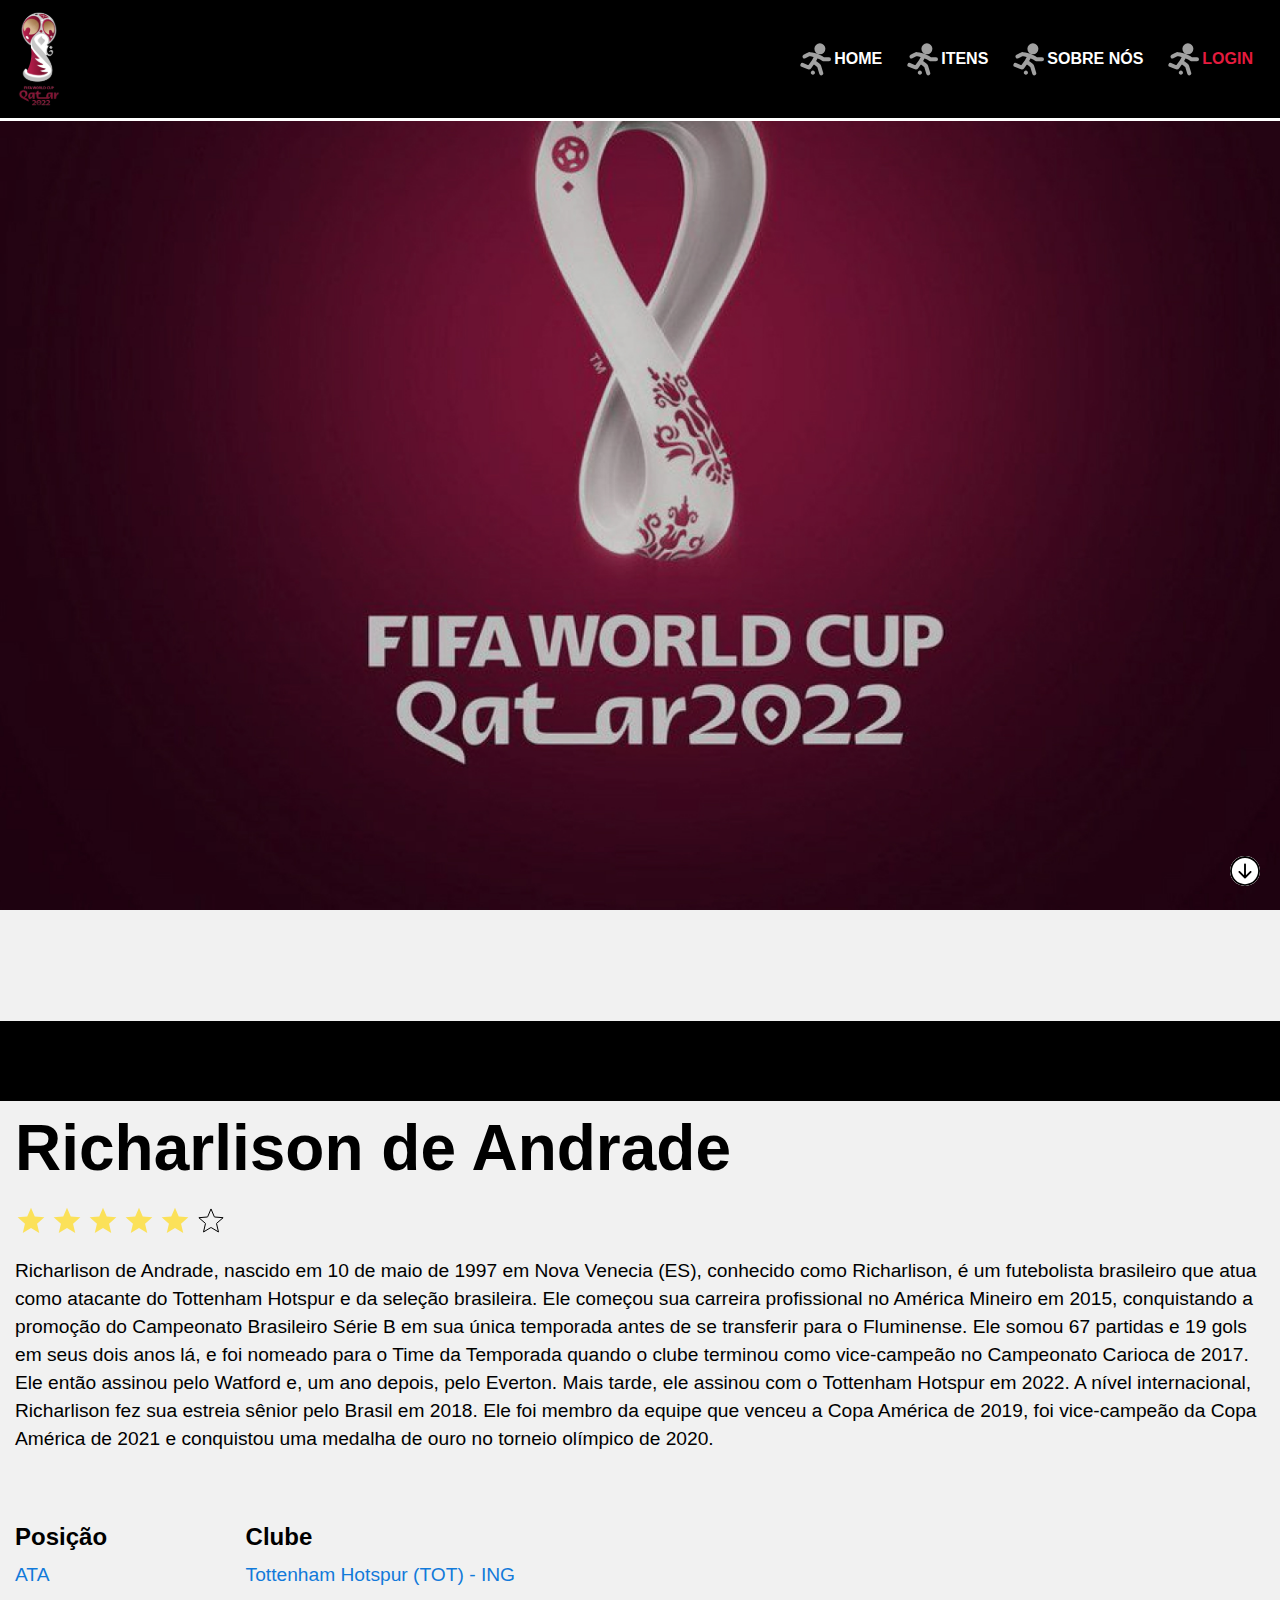
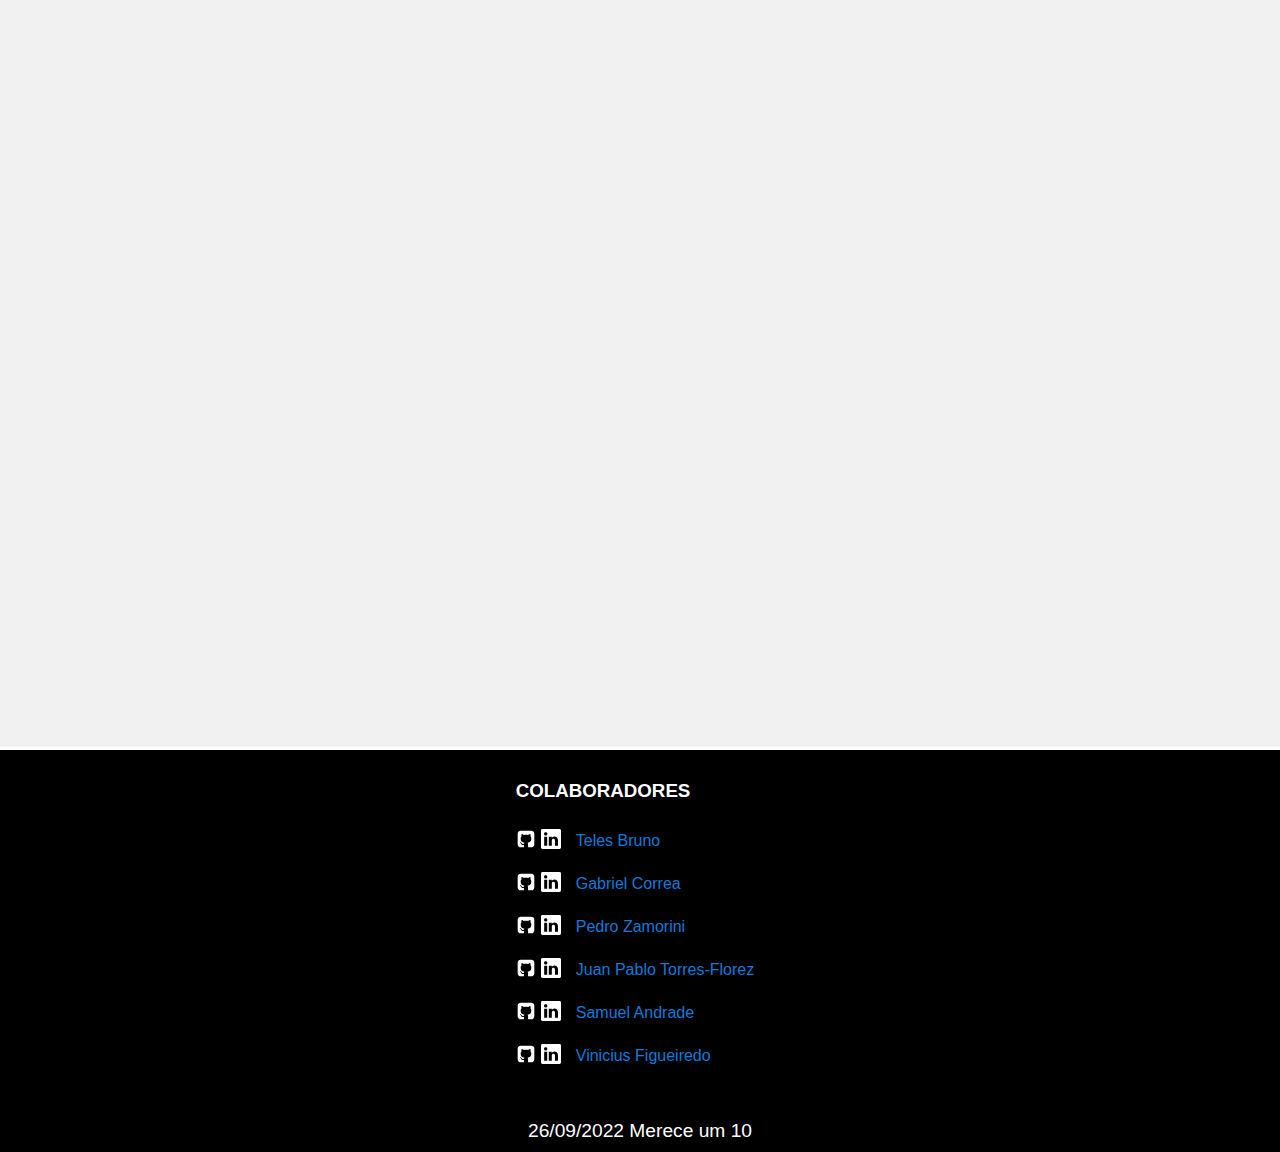
<file: html/richarlison.html>
<!DOCTYPE html>
<html lang="pt-br">

<head>
    <meta charset="UTF-8" />
    <meta http-equiv="X-UA-Compatible" content="IE=edge" />
    <meta name="viewport" content="width=device-width, initial-scale=1.0" />
    <title>Richarlison</title>
    <link rel="stylesheet" href="../css/style.css" />
</head>

<body>
    <header class="header">
        <div class="container">
            <img src="../img/logo.svg" alt="Logo da copa 2022" />
            <nav class="header-nav">
                <img src="../img/menu.svg" class="menu-mobile" alt="menu mobile" />
                <ul class="header-nav-list">
                    <li>
                        <a href="../index.html" class="uppercase"><img src="../img/soccer-icon.svg"
                                alt="icone de um jogador" />Home</a>
                    </li>
                    <li>
                        <a href="../index.html" class="uppercase"><img src="../img/soccer-icon.svg"
                                alt="icone de um jogador" />Itens</a>
                    </li>
                    <li>
                        <a href="../index.html" class="uppercase"><img src="../img/soccer-icon.svg"
                                alt="icone de um jogador" />Sobre nós</a>
                    </li>
                    <li>
                        <a href="../html/login.html" class="uppercase red"><img src="../img/soccer-icon.svg"
                                alt="icone de um jogador" />Login</a>
                    </li>
                </ul>
            </nav>
        </div>
    </header>
    <div class="navegacao">
        <a href="#frame"><img src="../img/arrow.svg" alt="seta" /></a>
    </div>
    <section class="banner richarlison"></section>
    <div class="divisor"></div>
    <main>
        <div class="container jogadores">
            <h2 class="title">Richarlison de Andrade</h2>
            <img class="stars" src="../img/stars.svg" alt="estrelas" />
            <p>
                Richarlison de Andrade, nascido em 10 de maio de 1997 em Nova Venecia (ES), conhecido como Richarlison,
                é um futebolista
                brasileiro que atua como atacante do Tottenham Hotspur e da seleção brasileira.
                Ele começou sua carreira profissional no América Mineiro em 2015, conquistando a promoção do Campeonato
                Brasileiro Série B em sua única temporada antes de se transferir para o Fluminense. Ele somou 67
                partidas e 19 gols em seus dois anos lá, e foi nomeado para o Time da Temporada quando o clube terminou
                como vice-campeão no Campeonato Carioca de 2017. Ele então assinou pelo Watford e, um ano depois, pelo
                Everton. Mais tarde, ele assinou com o Tottenham Hotspur em 2022.

                A nível internacional, Richarlison fez sua estreia sênior pelo Brasil em 2018. Ele foi membro da equipe
                que venceu a Copa América de 2019, foi vice-campeão da Copa América de 2021 e conquistou uma medalha de
                ouro no torneio olímpico de 2020.
            </p>
            <article class="status">
                <div class="position">
                    <h3>Posição</h3>
                    <p><strong>ATA</strong></p>
                </div>
                <div class="club">
                    <h3>Clube</h3>
                    <p><strong>Tottenham Hotspur (TOT) - ING</strong></p>
                </div>
            </article>

            <div class="frame" id="frame">
                <iframe class="video" width="560" height="315" src="https://www.youtube.com/embed/w1XDwLeTeyM"
                    title="YouTube video player" frameborder="0"
                    allow="accelerometer; autoplay; clipboard-write; encrypted-media; gyroscope; picture-in-picture"
                    allowfullscreen>
                </iframe>
            </div>

        </div>
    </main>
    <footer class="footer" id="footer">
        <div class="container footer-content">
          <div class="contribuitors">
            <h3 class="uppercase">Colaboradores</h3>
            <ul class="contribuitors-list">
              <li>
                <a href="https://github.com/Telessena" target="_blank"><img src="../img/github.svg"
                    alt="icone do gitub" /></a>
                <a href="https://www.linkedin.com/in/teles-bruno-9ab0511b6/" target="_blank"><img src="../img/linkedi.svg"
                    alt="icone do linkedin" /></a>
                <a href="#">Teles Bruno</a>
              </li>
              <li>
                <a href="https://github.com/Gabrielbrta" target="_blank"><img src="../img/github.svg"
                    alt="icone do gitub" /></a>
                <a href="https://www.linkedin.com/in/gabrielbrta/" target="_blank"><img src="../img/linkedi.svg"
                    alt="icone do linkedin" /></a>
                <a href="#">Gabriel Correa</a>
              </li>
              <li>
                <a href="https://github.com/pzamorini" target="_blank"><img src="../img/github.svg"
                    alt="icone do gitub" /></a>
                <a href="https://www.linkedin.com/in/pedro-zamorini/" target="_blank"><img src="../img/linkedi.svg"
                    alt="icone do linkedin" /></a>
                <a href="https://www.linkedin.com/in/pedro-zamorini/" target="_blank">Pedro Zamorini</a>
              </li>
              <li>
                <a href="https://github.com/JPTF" target="_blank"><img src="../img/github.svg" alt="icone do gitub"></a>
                <a href="https://www.linkedin.com/in/juan-pablo-torres-florez-8a699b3b" target="_blank"><img
                    src="../img/linkedi.svg" alt="icone do linkedin"></a>
                <a href="#">Juan Pablo Torres-Florez</a>
              </li>
              <li>
                <a href="https://github.com/Samuel-Andrade01" target="_blank"><img src="../img/github.svg" alt="icone do gitub" /></a>
                <a href="https://www.linkedin.com/in/samuel-andrade-7a63101ba/" target="_blank"><img src="../img/linkedi.svg" alt="icone do linkedin" /></a>
                <a href="#" target="_blank">Samuel Andrade</a>
              </li>
              <li>
                <a href="https://github.com/vxncii" target="_blank"><img src="../img/github.svg" alt="icone do gitub" /></a>
                <a href="https://www.linkedin.com/in/vinicius-figueiredo-711b6a229/" target="_blank"><img
                    src="../img/linkedi.svg" alt="icone do linkedin" /></a>
                <a href="https://www.instagram.com/figueiredoo.vini/" target="_blank">Vinicius Figueiredo</a>
              </li>
            </ul>
          </div>
        </div>
        <p>26/09/2022 Merece um 10</p>
      </footer>
</body>

</html>
</file>
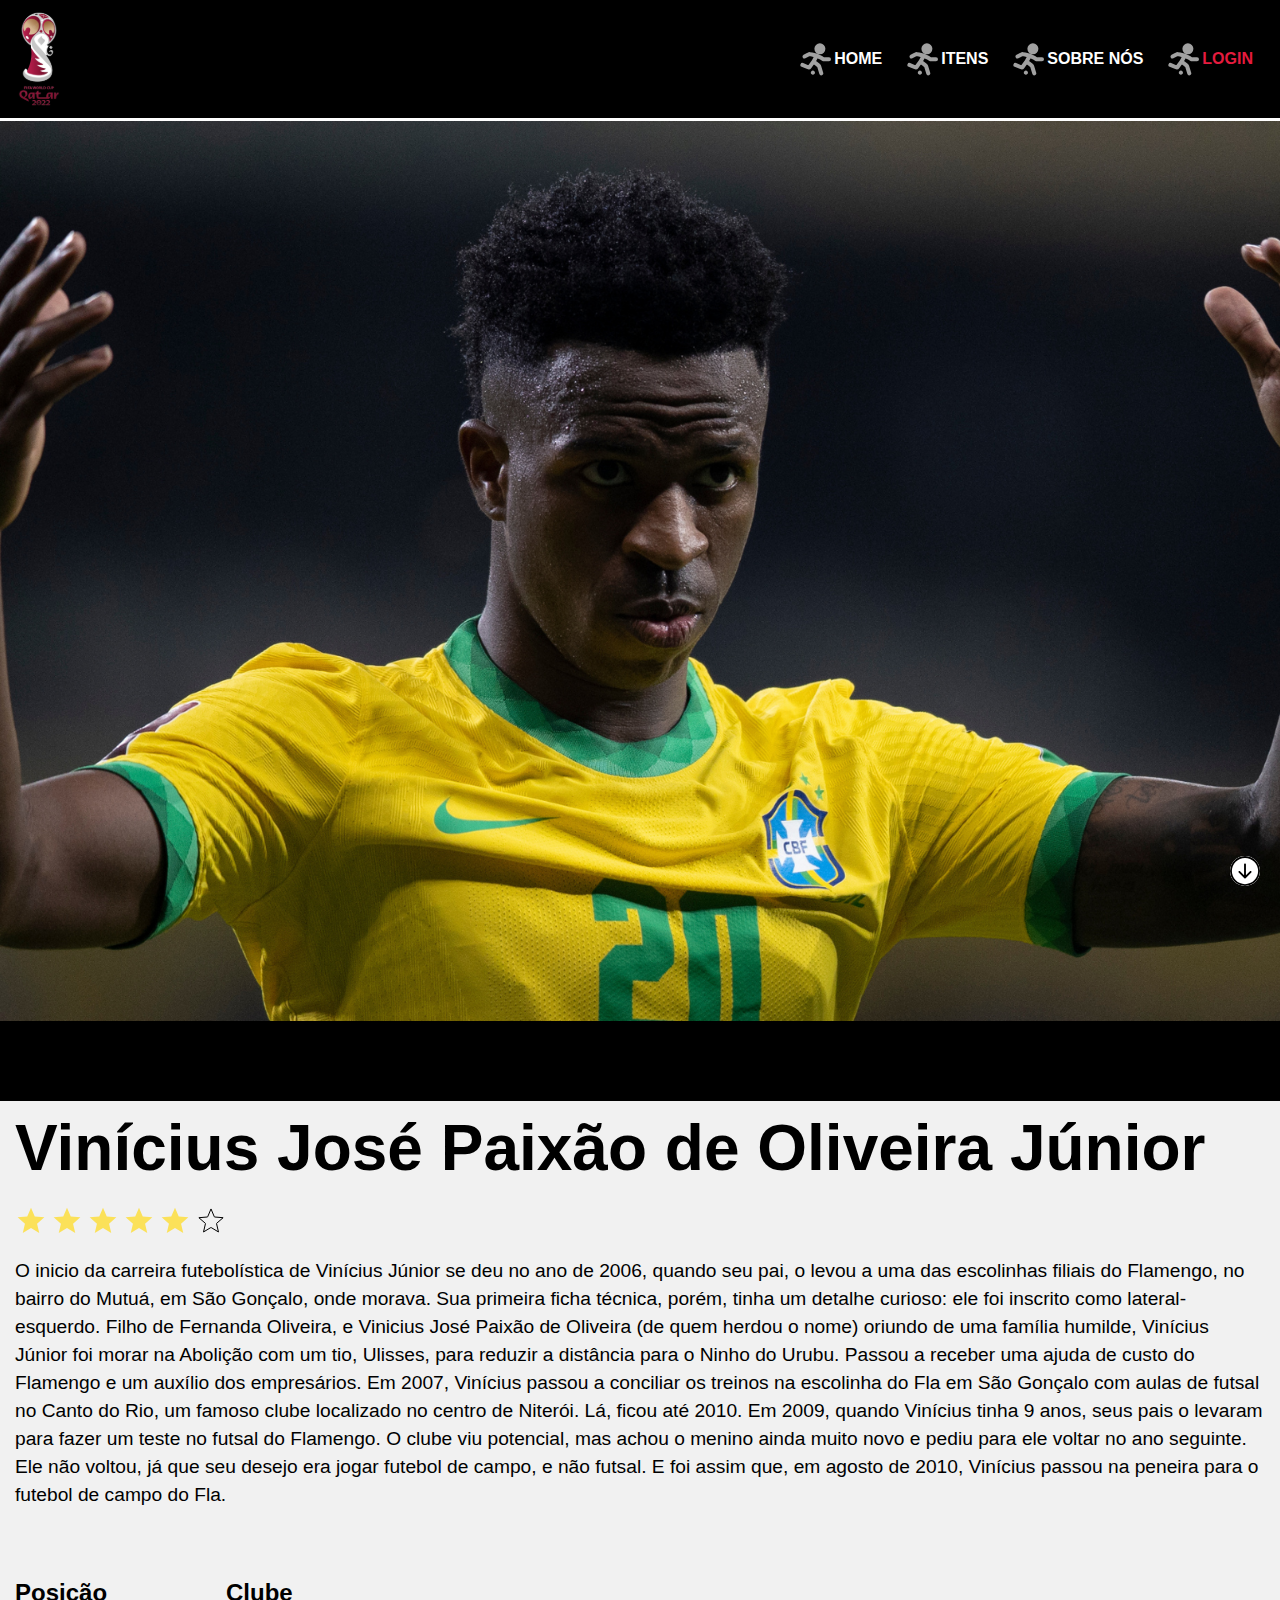
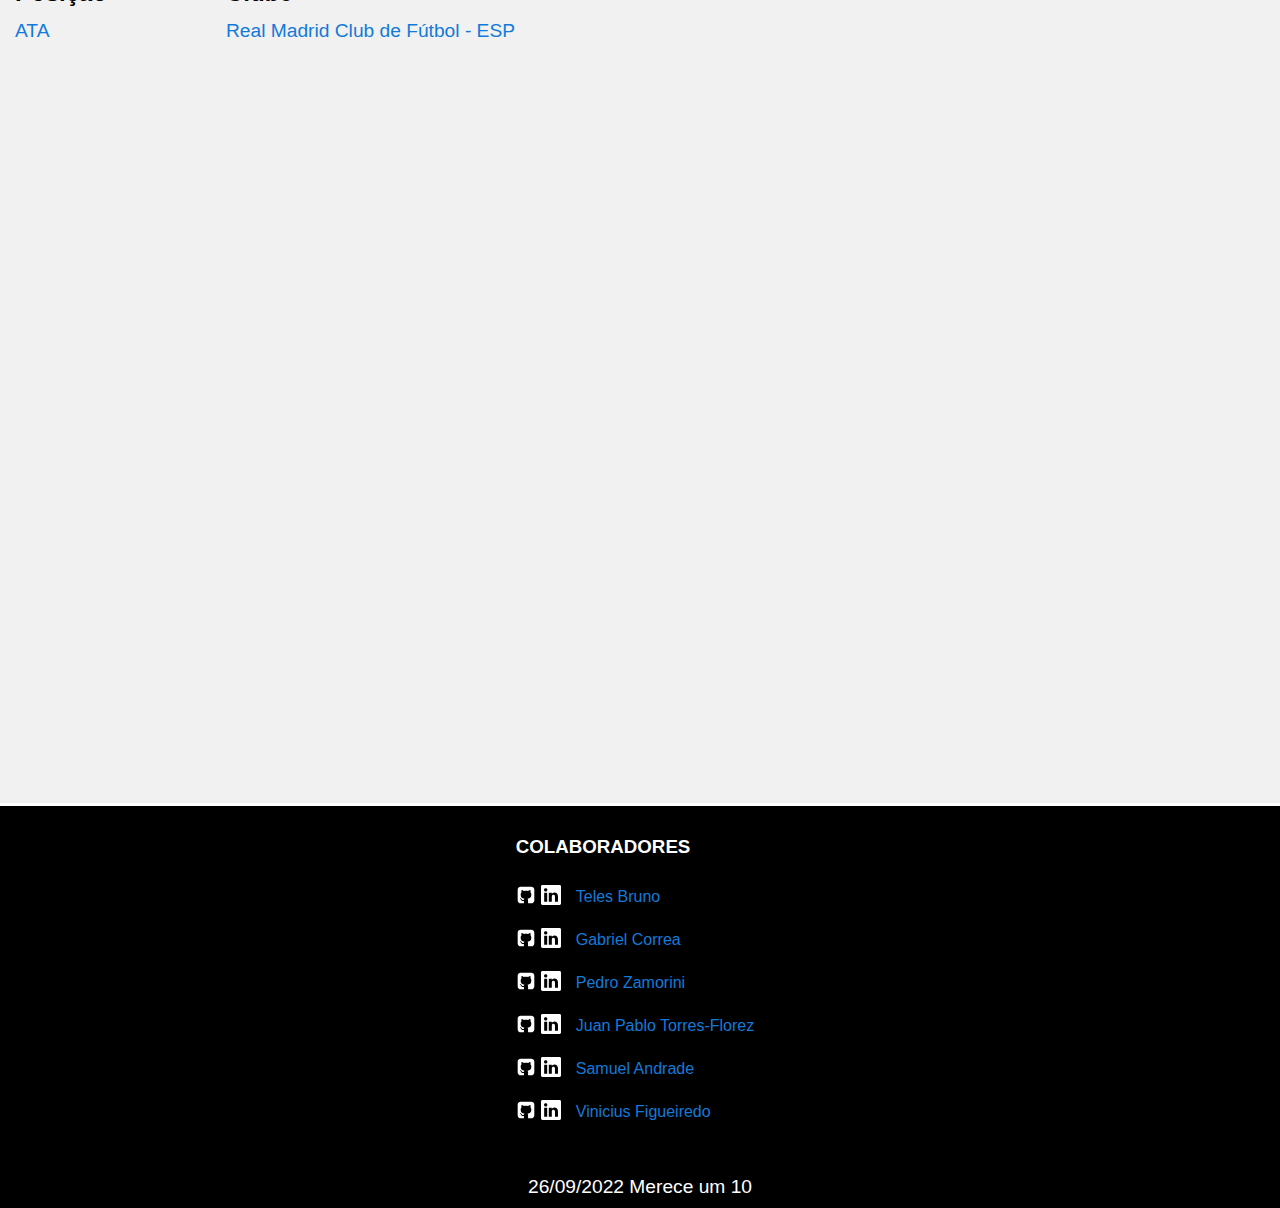
<file: html/vinijr.html>
<!DOCTYPE html>
<html lang="pt-br">

<head>
  <meta charset="UTF-8" />
  <meta http-equiv="X-UA-Compatible" content="IE=edge" />
  <meta name="viewport" content="width=device-width, initial-scale=1.0" />
  <title>Vinicius Jr</title>
  <link rel="stylesheet" href="../css/style.css" />
</head>

<body>
  <header class="header">
    <div class="container">
      <img src="../img/logo.svg" alt="Logo da copa 2022" />
      <nav class="header-nav">
        <img src="../img/menu.svg" class="menu-mobile" alt="menu mobile" />
        <ul class="header-nav-list">
          <li>
            <a href="../index.html" class="uppercase"><img src="../img/soccer-icon.svg"
                alt="icone de um jogador" />Home</a>
          </li>
          <li>
            <a href="../index.html" class="uppercase"><img src="../img/soccer-icon.svg"
                alt="icone de um jogador" />Itens</a>
          </li>
          <li>
            <a href="../index.html" class="uppercase"><img src="../img/soccer-icon.svg"
                alt="icone de um jogador" />Sobre nós</a>
          </li>
          <li>
            <a href="../html/login.html" class="uppercase red"><img src="../img/soccer-icon.svg"
                alt="icone de um jogador" />Login</a>
          </li>
        </ul>
      </nav>
    </div>
  </header>
  <div class="navegacao">
    <a href="#frame"><img src="../img/arrow.svg" alt="seta" /></a>
  </div>
  <section class="banner vinijr"></section>
  <div class="divisor"></div>
  <main>
    <div class="container jogadores">
      <h2 class="title">Vinícius José Paixão de Oliveira Júnior</h2>
      <img class="stars" src="../img/stars.svg" alt="estrelas" />
      <p>
        O inicio da carreira futebolística de Vinícius Júnior se deu no
        ano de 2006, quando seu pai, o levou a uma das escolinhas filiais
        do Flamengo, no bairro do Mutuá, em São Gonçalo, onde morava.
        Sua primeira ficha técnica, porém, tinha um detalhe curioso:
        ele foi inscrito como lateral-esquerdo.
        Filho de Fernanda Oliveira, e Vinicius José Paixão de Oliveira (de quem herdou o nome)
        oriundo de uma família humilde, Vinícius Júnior foi morar na Abolição com um tio, Ulisses,
        para reduzir a distância para o Ninho do Urubu. Passou a receber uma ajuda de custo do
        Flamengo e um auxílio dos empresários.
        Em 2007, Vinícius passou a conciliar os treinos
        na escolinha do Fla em São Gonçalo com aulas de futsal no Canto do Rio, um famoso clube
        localizado no centro de Niterói. Lá, ficou até 2010.
        Em 2009, quando Vinícius tinha 9 anos, seus pais o levaram para fazer um teste no futsal do Flamengo.
        O clube viu potencial, mas achou o menino ainda muito novo e pediu para ele voltar no ano seguinte.
        Ele não voltou, já que seu desejo era jogar futebol de campo, e não futsal.
        E foi assim que, em agosto de 2010, Vinícius passou na peneira para o futebol de campo do Fla.
      </p>
      <article class="status">
        <div class="position">
          <h3>Posição</h3>
          <p><strong>ATA</strong></p>
        </div>
        <div class="club">
          <h3>Clube</h3>
          <p><strong>Real Madrid Club de Fútbol - ESP</strong></p>
        </div>
      </article>

      <div class="frame" id="frame">
        <iframe class="video" width="560" height="315" src="https://youtube.com/embed/wwn8f8hHey8"
          title="YouTube video player" frameborder="0"
          allow="accelerometer; autoplay; clipboard-write; encrypted-media; gyroscope; picture-in-picture"
          allowfullscreen>
        </iframe>
      </div>
    </div>
  </main>
  <footer class="footer" id="footer">
    <div class="container footer-content">
      <div class="contribuitors">
        <h3 class="uppercase">Colaboradores</h3>
        <ul class="contribuitors-list">
          <li>
            <a href="https://github.com/Telessena" target="_blank"><img src="../img/github.svg"
                alt="icone do gitub" /></a>
            <a href="https://www.linkedin.com/in/teles-bruno-9ab0511b6/" target="_blank"><img src="../img/linkedi.svg"
                alt="icone do linkedin" /></a>
            <a href="#">Teles Bruno</a>
          </li>
          <li>
            <a href="https://github.com/Gabrielbrta" target="_blank"><img src="../img/github.svg"
                alt="icone do gitub" /></a>
            <a href="https://www.linkedin.com/in/gabrielbrta/" target="_blank"><img src="../img/linkedi.svg"
                alt="icone do linkedin" /></a>
            <a href="#">Gabriel Correa</a>
          </li>
          <li>
            <a href="https://github.com/pzamorini" target="_blank"><img src="../img/github.svg"
                alt="icone do gitub" /></a>
            <a href="https://www.linkedin.com/in/pedro-zamorini/" target="_blank"><img src="../img/linkedi.svg"
                alt="icone do linkedin" /></a>
            <a href="https://www.linkedin.com/in/pedro-zamorini/" target="_blank">Pedro Zamorini</a>
          </li>
          <li>
            <a href="https://github.com/JPTF" target="_blank"><img src="../img/github.svg" alt="icone do gitub"></a>
            <a href="https://www.linkedin.com/in/juan-pablo-torres-florez-8a699b3b" target="_blank"><img
                src="../img/linkedi.svg" alt="icone do linkedin"></a>
            <a href="#">Juan Pablo Torres-Florez</a>
          </li>
          <li>
            <a href="https://github.com/Samuel-Andrade01" target="_blank"><img src="../img/github.svg" alt="icone do gitub" /></a>
            <a href="https://www.linkedin.com/in/samuel-andrade-7a63101ba/" target="_blank"><img src="../img/linkedi.svg" alt="icone do linkedin" /></a>
            <a href="#" target="_blank">Samuel Andrade</a>
          </li>
          <li>
            <a href="https://github.com/vxncii" target="_blank"><img src="../img/github.svg" alt="icone do gitub" /></a>
            <a href="https://www.linkedin.com/in/vinicius-figueiredo-711b6a229/" target="_blank"><img
                src="../img/linkedi.svg" alt="icone do linkedin" /></a>
            <a href="https://www.instagram.com/figueiredoo.vini/" target="_blank">Vinicius Figueiredo</a>
          </li>
        </ul>
      </div>
    </div>
    <p>26/09/2022 Merece um 10</p>
  </footer>
</body>

</html>
</file>
<file: css/style.css>
@import './reset.css';
@import './default.css';
@import './header.css';
@import './banner.css';
@import './cards.css';
@import './footer.css';
@import './login.css';
@import './jogadores.css';
</file>
